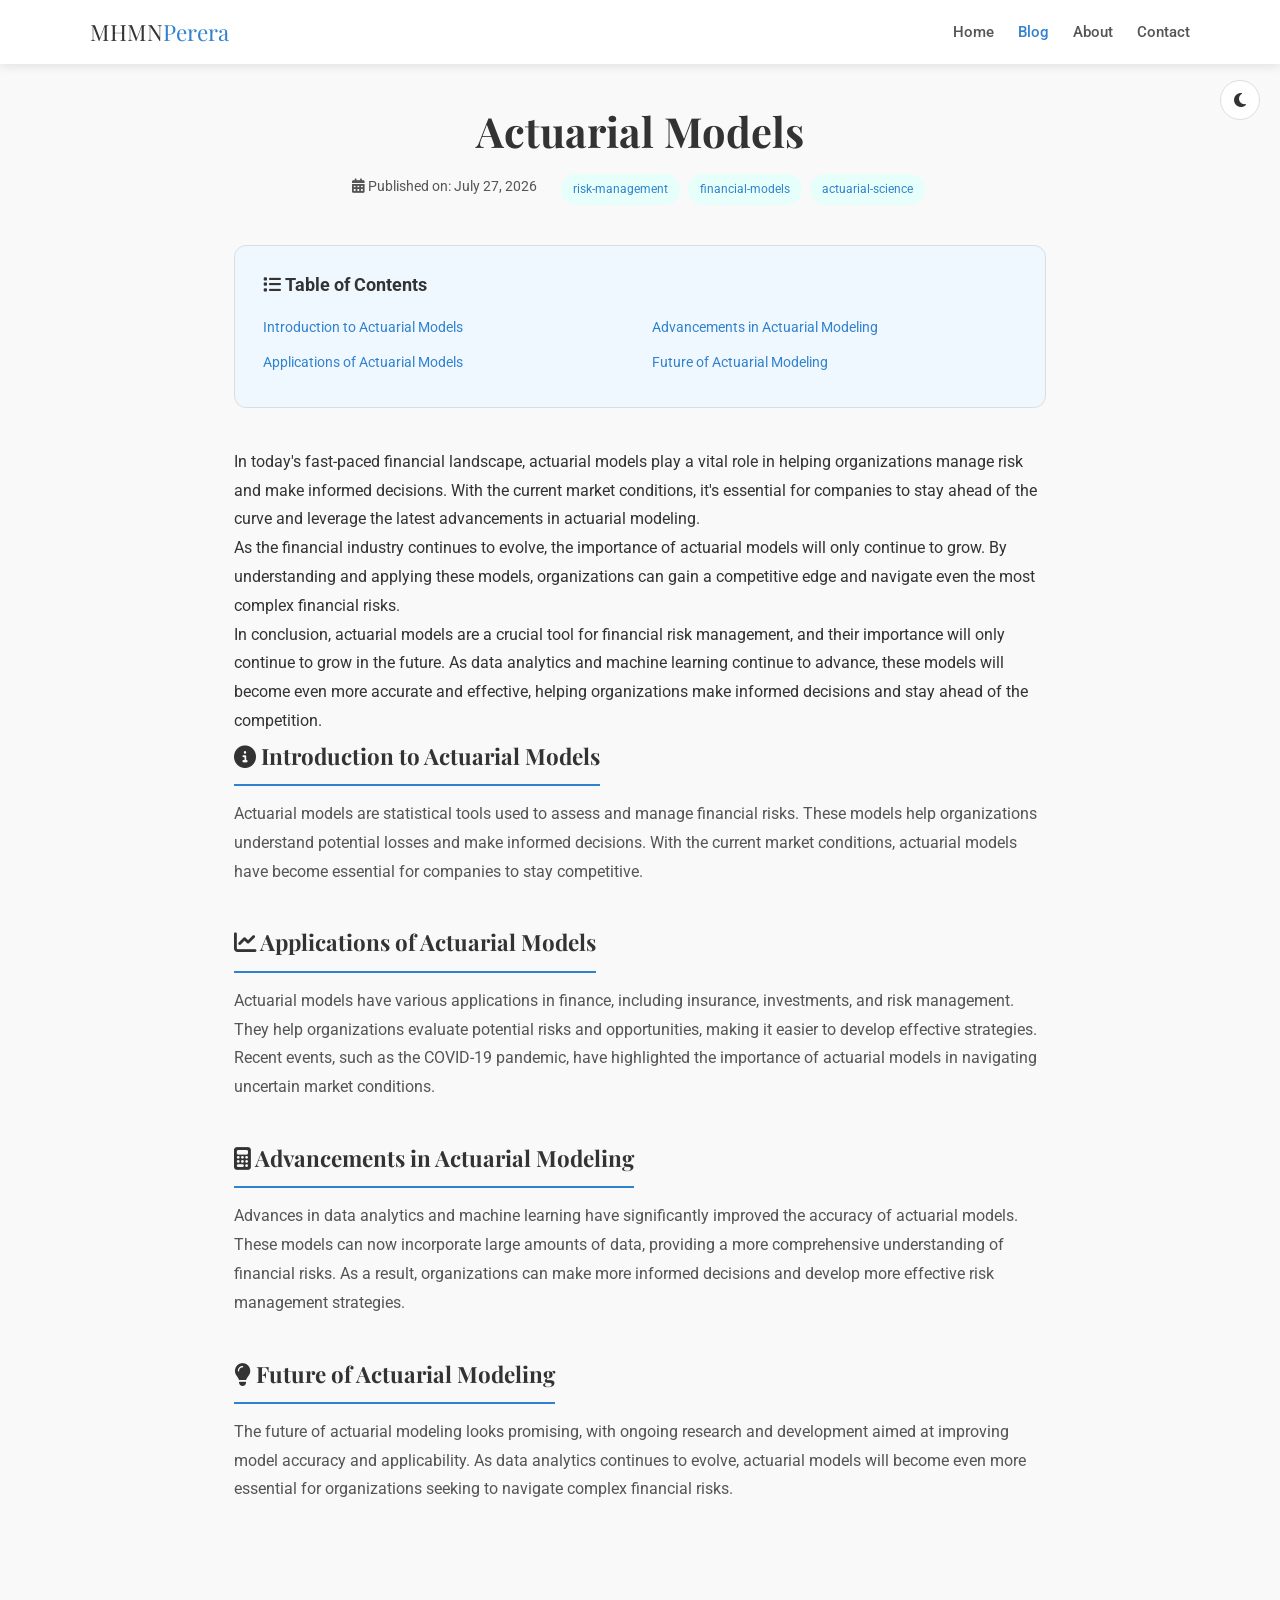
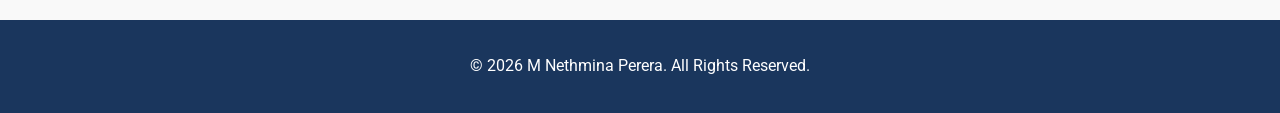
<file: blog/actuarial-models-in-financial-risk.html>
<!DOCTYPE html>
<html lang="en" class="light-mode">
<head>
<meta charset="UTF-8">
<meta name="viewport" content="width=device-width, initial-scale=1.0">
<title>Actuarial Models | My Portfolio</title>
<link rel="stylesheet" href="https://cdnjs.cloudflare.com/ajax/libs/font-awesome/6.4.0/css/all.min.css">
<link href="https://fonts.googleapis.com/css2?family=Playfair+Display:wght@400;700&family=Roboto:wght@300;400;500;700&display=swap" rel="stylesheet">
<style>
:root {
    --bg-primary: #1a202c; --bg-secondary: #2d3748; --text-primary: #e2e8f0;
    --text-secondary: #a0aec0; --accent-primary: #4299e1; --accent-secondary: #3182ce;
    --accent-highlight: #63b3ed; --border-color: #4a5568; --card-shadow: 0 2px 15px rgba(0,0,0,0.2);
    --header-bg: #2d3748; --header-shadow: 0 2px 10px rgba(0,0,0,0.3);
    --footer-bg: #1a202c; --footer-text: #e2e8f0; --toc-bg: #2d3748;
    --example-bg: #3a4a5e; --key-points-bg: #2c4a52; --table-header-bg: #3182ce;
    --table-header-text: #e2e8f0; --table-row-even: #3a4a5e; --table-row-hover: #2c4a52;
    --code-bg: #2d3748; --back-to-top-bg: #4299e1; --back-to-top-hover: #3182ce;
    --category-bg: #2c4a52; --category-text: #63b3ed; --comment-bg: #2d3748;
    --comment-border: #4a5568; --comment-highlight: #2c4a52; --button-primary: #4299e1;
    --button-hover: #3182ce; --button-text: #1a202c; --reference-bg: #2d3748;
    --reference-border: #4a5568;
}
.light-mode {
    --bg-primary: #f9f9f9; --bg-secondary: #ffffff; --text-primary: #333333;
    --text-secondary: #555555; --accent-primary: #3182ce; --accent-secondary: #4299e1;
    --accent-highlight: #63b3ed; --border-color: #dddddd; --card-shadow: 0 4px 6px rgba(0,0,0,0.1);
    --header-bg: #ffffff; --header-shadow: 0 2px 10px rgba(0,0,0,0.1);
    --footer-bg: #1a365d; --footer-text: #ffffff; --toc-bg: #f0f8ff;
    --example-bg: #f8f9fa; --key-points-bg: #e6fffa; --table-header-bg: #3182ce;
    --table-header-text: #ffffff; --table-row-even: #f2f2f2; --table-row-hover: #e6fffa;
    --code-bg: #f5f5f5; --back-to-top-bg: #4299e1; --back-to-top-hover: #3182ce;
    --category-bg: #e6fffa; --category-text: #3182ce; --comment-bg: #f8f9fa;
    --comment-border: #e2e8f0; --comment-highlight: #e6fffa; --button-primary: #4299e1;
    --button-hover: #3182ce; --button-text: #ffffff;
}
* { margin:0; padding:0; box-sizing:border-box; }
body { font-family:'Roboto',sans-serif; background:var(--bg-primary); color:var(--text-primary); line-height:1.8; }
a { color:var(--accent-primary); text-decoration:none; }
a:hover { color:var(--accent-highlight); }
.progress-container { position:fixed; top:0; left:0; width:100%; height:4px; z-index:1000; background:transparent; }
.progress-bar { height:100%; width:0%; background:linear-gradient(90deg,var(--accent-primary),var(--accent-highlight)); transition:width .2s; }
header { background:var(--header-bg); box-shadow:var(--header-shadow); position:sticky; top:0; z-index:100; padding:0 24px; }
nav { max-width:1100px; margin:0 auto; display:flex; justify-content:space-between; align-items:center; height:64px; }
.logo a { font-family:'Playfair Display',serif; font-size:1.4rem; color:var(--text-primary); }
.logo span { color:var(--accent-primary); }
nav ul { display:flex; list-style:none; gap:24px; }
nav ul li a { color:var(--text-secondary); font-weight:500; font-size:.92rem; transition:color .3s; }
nav ul li a:hover, nav ul li a.active { color:var(--accent-primary); }
.mobile-menu-toggle { display:none; background:none; border:none; color:var(--text-primary); font-size:1.4rem; cursor:pointer; }
.blog-content { max-width:860px; margin:0 auto; padding:40px 24px 80px; }
.article-header { text-align:center; margin-bottom:40px; }
.article-header h1 { font-family:'Playfair Display',serif; font-size:clamp(1.8rem,4vw,2.6rem); margin-bottom:16px; line-height:1.3; }
.post-meta { color:var(--text-secondary); font-size:.9rem; display:flex; justify-content:center; gap:20px; flex-wrap:wrap; }
.post-meta .categories a { display:inline-block; padding:4px 12px; border-radius:50px; background:var(--category-bg); color:var(--category-text); font-size:.78rem; margin:0 4px; }
.toc { background:var(--toc-bg); border-radius:12px; padding:24px 28px; margin-bottom:40px; border:1px solid var(--border-color); }
.toc h2 { font-size:1.1rem; margin-bottom:12px; }
.toc ul { list-style:none; padding-left:0; columns:2; column-gap:24px; }
.toc ul li { margin-bottom:6px; }
.toc ul li a { font-size:.9rem; }
section { margin-bottom:36px; }
section h2 { font-family:'Playfair Display',serif; font-size:1.4rem; margin-bottom:14px; padding-bottom:8px; border-bottom:2px solid var(--accent-primary); display:inline-block; }
section p { color:var(--text-secondary); margin-bottom:14px; }
.example { background:var(--example-bg); border-left:4px solid var(--accent-primary); padding:16px 20px; border-radius:0 8px 8px 0; margin:16px 0; }
.key-points { background:var(--key-points-bg); border-radius:8px; padding:16px 20px; margin:16px 0; }
.key-points ul { padding-left:20px; }
.key-points li { margin-bottom:4px; }
footer { background:var(--footer-bg); color:var(--footer-text); text-align:center; padding:32px 24px; }
.back-to-top { position:fixed; bottom:24px; right:24px; width:44px; height:44px; border-radius:50%; background:var(--back-to-top-bg); color:#fff; display:flex; align-items:center; justify-content:center; font-size:1.2rem; transition:all .3s; opacity:0; visibility:hidden; }
.back-to-top.visible { opacity:1; visibility:visible; }
.back-to-top:hover { background:var(--back-to-top-hover); transform:translateY(-3px); }
@media(max-width:768px) { .toc ul { columns:1; } nav ul { display:none; } .mobile-menu-toggle { display:block; } nav ul.active { display:flex; flex-direction:column; position:absolute; top:64px; left:0; width:100%; background:var(--header-bg); padding:20px 24px; gap:12px; } }
</style>
</head>
<body>
<div class="progress-container"><div class="progress-bar" id="progressBar"></div></div>

<header>
    <nav>
        <div class="logo"><a href="../index.html">MHMN<span>Perera</span></a></div>
        <button class="mobile-menu-toggle" id="mobileMenuToggle"><i class="fas fa-bars"></i></button>
        <ul id="navLinks">
            <li><a href="../index.html">Home</a></li>
            <li><a href="../blog.html" class="active">Blog</a></li>
            <li><a href="../index.html#about">About</a></li>
            <li><a href="../index.html#contact">Contact</a></li>
        </ul>
    </nav>
</header>

<main class="blog-content">
    <article>
        <div class="article-header">
            <h1>Actuarial Models</h1>
            <div class="post-meta">
                <span class="date"><i class="fas fa-calendar-alt"></i> Published on: <time datetime="2026-07-27">July 27, 2026</time></span>
                <span class="categories"><a href="#">risk-management</a><a href="#">financial-models</a><a href="#">actuarial-science</a></span>
            </div>
        </div>

        <div class="toc">
            <h2><i class="fas fa-list"></i> Table of Contents</h2>
            <ul><li><a href="#introduction-to-actuarial-models">Introduction to Actuarial Models</a></li><li><a href="#applications-of-actuarial-models">Applications of Actuarial Models</a></li><li><a href="#advancements-in-actuarial-modeling">Advancements in Actuarial Modeling</a></li><li><a href="#future-of-actuarial-modeling">Future of Actuarial Modeling</a></li></ul>
        </div>

        <p>In today's fast-paced financial landscape, actuarial models play a vital role in helping organizations manage risk and make informed decisions. With the current market conditions, it's essential for companies to stay ahead of the curve and leverage the latest advancements in actuarial modeling.</p><p>As the financial industry continues to evolve, the importance of actuarial models will only continue to grow. By understanding and applying these models, organizations can gain a competitive edge and navigate even the most complex financial risks.</p><p>In conclusion, actuarial models are a crucial tool for financial risk management, and their importance will only continue to grow in the future. As data analytics and machine learning continue to advance, these models will become even more accurate and effective, helping organizations make informed decisions and stay ahead of the competition.</p>

        
        <section id="introduction-to-actuarial-models">
            <h2><i class="fas fa-info-circle"></i> Introduction to Actuarial Models</h2>
            <p>Actuarial models are statistical tools used to assess and manage financial risks. These models help organizations understand potential losses and make informed decisions. With the current market conditions, actuarial models have become essential for companies to stay competitive.</p>
        </section>
        <section id="applications-of-actuarial-models">
            <h2><i class="fas fa-chart-line"></i> Applications of Actuarial Models</h2>
            <p>Actuarial models have various applications in finance, including insurance, investments, and risk management. They help organizations evaluate potential risks and opportunities, making it easier to develop effective strategies. Recent events, such as the COVID-19 pandemic, have highlighted the importance of actuarial models in navigating uncertain market conditions.</p>
        </section>
        <section id="advancements-in-actuarial-modeling">
            <h2><i class="fas fa-calculator"></i> Advancements in Actuarial Modeling</h2>
            <p>Advances in data analytics and machine learning have significantly improved the accuracy of actuarial models. These models can now incorporate large amounts of data, providing a more comprehensive understanding of financial risks. As a result, organizations can make more informed decisions and develop more effective risk management strategies.</p>
        </section>
        <section id="future-of-actuarial-modeling">
            <h2><i class="fas fa-lightbulb"></i> Future of Actuarial Modeling</h2>
            <p>The future of actuarial modeling looks promising, with ongoing research and development aimed at improving model accuracy and applicability. As data analytics continues to evolve, actuarial models will become even more essential for organizations seeking to navigate complex financial risks.</p>
        </section>

    </article>
</main>

<div class="theme-toggle" style="position:fixed;top:80px;right:20px;z-index:100;background:var(--bg-secondary);border:1px solid var(--border-color);border-radius:50%;width:40px;height:40px;display:flex;align-items:center;justify-content:center;cursor:pointer;" id="themeToggle">
    <i class="fas fa-moon"></i>
</div>

<a href="#" class="back-to-top" id="backToTop"><i class="fas fa-arrow-up"></i></a>

<footer><p>&copy; 2026 M Nethmina Perera. All Rights Reserved.</p></footer>

<script>
document.getElementById('mobileMenuToggle')?.addEventListener('click',()=>{document.getElementById('navLinks').classList.toggle('active');});
window.addEventListener('scroll',()=>{const b=document.getElementById('backToTop');if(b){b.classList.toggle('visible',window.scrollY>400);}});
document.getElementById('backToTop')?.addEventListener('click',e=>{e.preventDefault();window.scrollTo({top:0,behavior:'smooth'});});
const bar=document.getElementById('progressBar');if(bar){window.addEventListener('scroll',()=>{const h=document.documentElement;const p=(h.scrollTop/(h.scrollHeight-h.clientHeight))*100;bar.style.width=p+'%';});}
const toggle=document.getElementById('themeToggle');if(toggle){const html=document.documentElement;const icon=toggle.querySelector('i');if(localStorage.getItem('theme')==='light'){html.classList.add('light-mode');if(icon)icon.className='fas fa-sun';}toggle.addEventListener('click',()=>{html.classList.toggle('light-mode');const isLight=html.classList.contains('light-mode');localStorage.setItem('theme',isLight?'light':'dark');if(icon)icon.className=isLight?'fas fa-sun':'fas fa-moon';});}
</script>
</body>
</html>
</file>
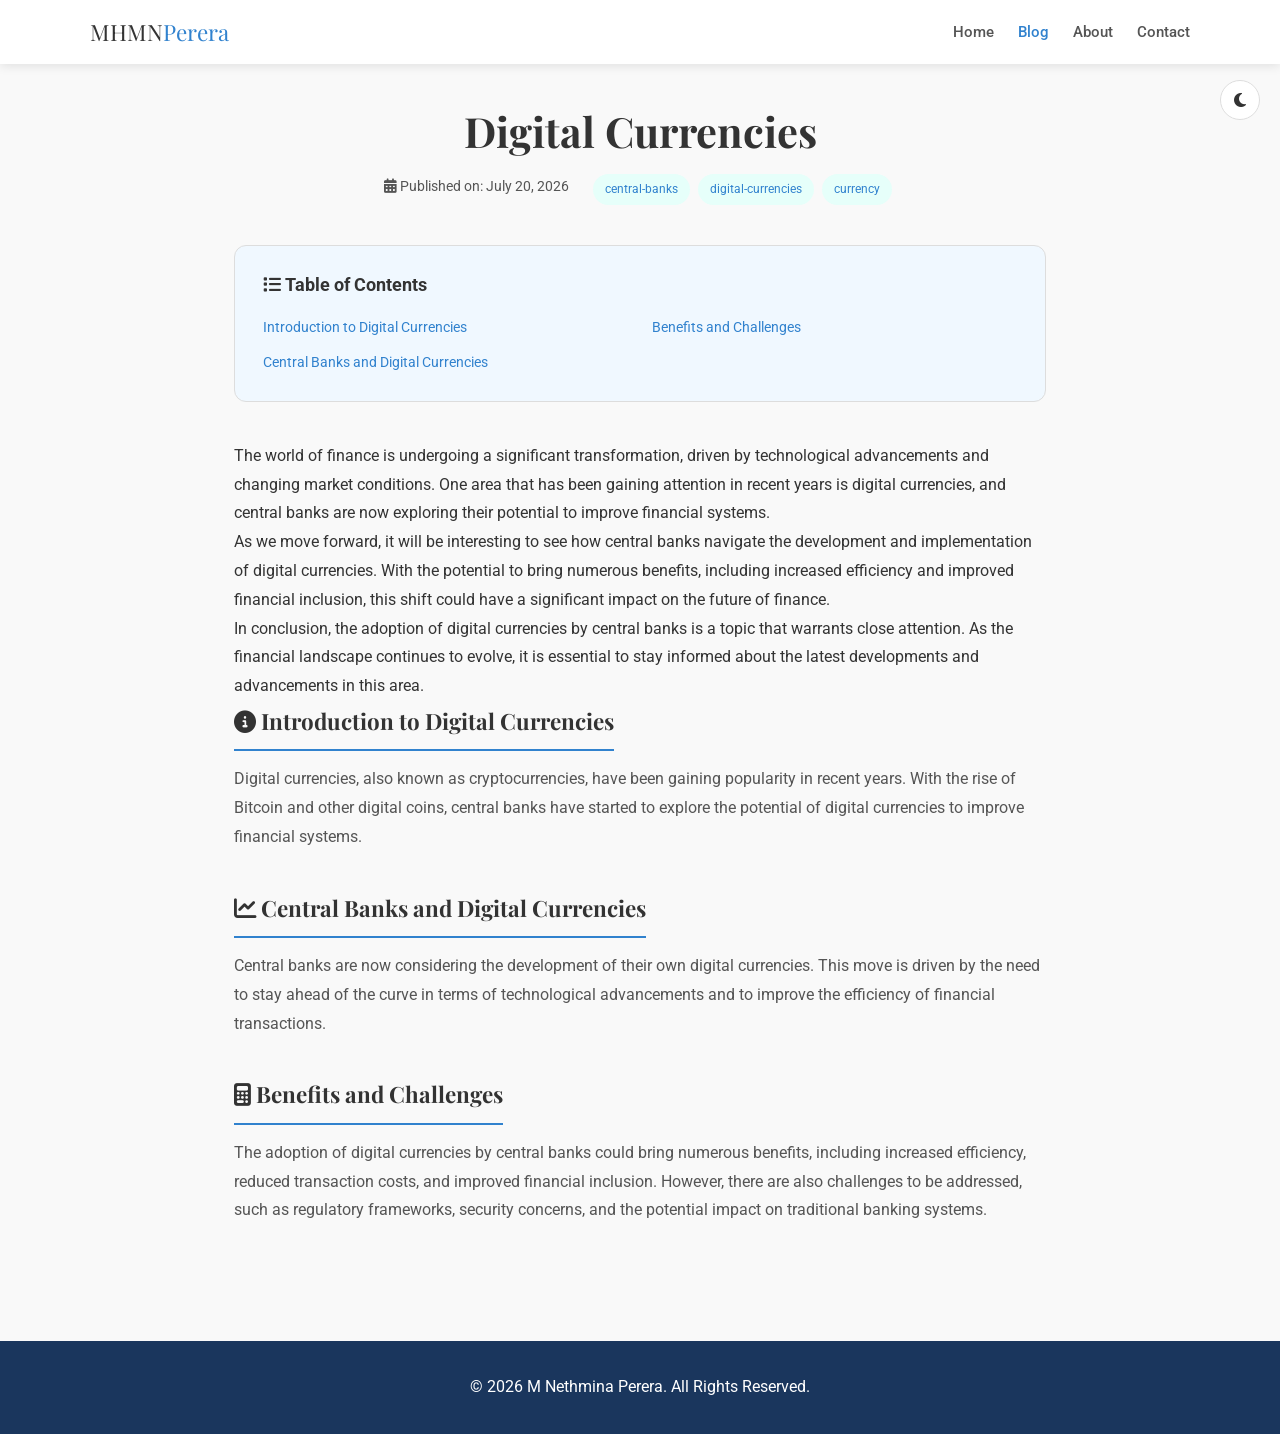
<file: blog/digital-currencies-and-central-banks.html>
<!DOCTYPE html>
<html lang="en" class="light-mode">
<head>
<meta charset="UTF-8">
<meta name="viewport" content="width=device-width, initial-scale=1.0">
<title>Digital Currencies | My Portfolio</title>
<link rel="stylesheet" href="https://cdnjs.cloudflare.com/ajax/libs/font-awesome/6.4.0/css/all.min.css">
<link href="https://fonts.googleapis.com/css2?family=Playfair+Display:wght@400;700&family=Roboto:wght@300;400;500;700&display=swap" rel="stylesheet">
<style>
:root {
    --bg-primary: #1a202c; --bg-secondary: #2d3748; --text-primary: #e2e8f0;
    --text-secondary: #a0aec0; --accent-primary: #4299e1; --accent-secondary: #3182ce;
    --accent-highlight: #63b3ed; --border-color: #4a5568; --card-shadow: 0 2px 15px rgba(0,0,0,0.2);
    --header-bg: #2d3748; --header-shadow: 0 2px 10px rgba(0,0,0,0.3);
    --footer-bg: #1a202c; --footer-text: #e2e8f0; --toc-bg: #2d3748;
    --example-bg: #3a4a5e; --key-points-bg: #2c4a52; --table-header-bg: #3182ce;
    --table-header-text: #e2e8f0; --table-row-even: #3a4a5e; --table-row-hover: #2c4a52;
    --code-bg: #2d3748; --back-to-top-bg: #4299e1; --back-to-top-hover: #3182ce;
    --category-bg: #2c4a52; --category-text: #63b3ed; --comment-bg: #2d3748;
    --comment-border: #4a5568; --comment-highlight: #2c4a52; --button-primary: #4299e1;
    --button-hover: #3182ce; --button-text: #1a202c; --reference-bg: #2d3748;
    --reference-border: #4a5568;
}
.light-mode {
    --bg-primary: #f9f9f9; --bg-secondary: #ffffff; --text-primary: #333333;
    --text-secondary: #555555; --accent-primary: #3182ce; --accent-secondary: #4299e1;
    --accent-highlight: #63b3ed; --border-color: #dddddd; --card-shadow: 0 4px 6px rgba(0,0,0,0.1);
    --header-bg: #ffffff; --header-shadow: 0 2px 10px rgba(0,0,0,0.1);
    --footer-bg: #1a365d; --footer-text: #ffffff; --toc-bg: #f0f8ff;
    --example-bg: #f8f9fa; --key-points-bg: #e6fffa; --table-header-bg: #3182ce;
    --table-header-text: #ffffff; --table-row-even: #f2f2f2; --table-row-hover: #e6fffa;
    --code-bg: #f5f5f5; --back-to-top-bg: #4299e1; --back-to-top-hover: #3182ce;
    --category-bg: #e6fffa; --category-text: #3182ce; --comment-bg: #f8f9fa;
    --comment-border: #e2e8f0; --comment-highlight: #e6fffa; --button-primary: #4299e1;
    --button-hover: #3182ce; --button-text: #ffffff;
}
* { margin:0; padding:0; box-sizing:border-box; }
body { font-family:'Roboto',sans-serif; background:var(--bg-primary); color:var(--text-primary); line-height:1.8; }
a { color:var(--accent-primary); text-decoration:none; }
a:hover { color:var(--accent-highlight); }
.progress-container { position:fixed; top:0; left:0; width:100%; height:4px; z-index:1000; background:transparent; }
.progress-bar { height:100%; width:0%; background:linear-gradient(90deg,var(--accent-primary),var(--accent-highlight)); transition:width .2s; }
header { background:var(--header-bg); box-shadow:var(--header-shadow); position:sticky; top:0; z-index:100; padding:0 24px; }
nav { max-width:1100px; margin:0 auto; display:flex; justify-content:space-between; align-items:center; height:64px; }
.logo a { font-family:'Playfair Display',serif; font-size:1.4rem; color:var(--text-primary); }
.logo span { color:var(--accent-primary); }
nav ul { display:flex; list-style:none; gap:24px; }
nav ul li a { color:var(--text-secondary); font-weight:500; font-size:.92rem; transition:color .3s; }
nav ul li a:hover, nav ul li a.active { color:var(--accent-primary); }
.mobile-menu-toggle { display:none; background:none; border:none; color:var(--text-primary); font-size:1.4rem; cursor:pointer; }
.blog-content { max-width:860px; margin:0 auto; padding:40px 24px 80px; }
.article-header { text-align:center; margin-bottom:40px; }
.article-header h1 { font-family:'Playfair Display',serif; font-size:clamp(1.8rem,4vw,2.6rem); margin-bottom:16px; line-height:1.3; }
.post-meta { color:var(--text-secondary); font-size:.9rem; display:flex; justify-content:center; gap:20px; flex-wrap:wrap; }
.post-meta .categories a { display:inline-block; padding:4px 12px; border-radius:50px; background:var(--category-bg); color:var(--category-text); font-size:.78rem; margin:0 4px; }
.toc { background:var(--toc-bg); border-radius:12px; padding:24px 28px; margin-bottom:40px; border:1px solid var(--border-color); }
.toc h2 { font-size:1.1rem; margin-bottom:12px; }
.toc ul { list-style:none; padding-left:0; columns:2; column-gap:24px; }
.toc ul li { margin-bottom:6px; }
.toc ul li a { font-size:.9rem; }
section { margin-bottom:36px; }
section h2 { font-family:'Playfair Display',serif; font-size:1.4rem; margin-bottom:14px; padding-bottom:8px; border-bottom:2px solid var(--accent-primary); display:inline-block; }
section p { color:var(--text-secondary); margin-bottom:14px; }
.example { background:var(--example-bg); border-left:4px solid var(--accent-primary); padding:16px 20px; border-radius:0 8px 8px 0; margin:16px 0; }
.key-points { background:var(--key-points-bg); border-radius:8px; padding:16px 20px; margin:16px 0; }
.key-points ul { padding-left:20px; }
.key-points li { margin-bottom:4px; }
footer { background:var(--footer-bg); color:var(--footer-text); text-align:center; padding:32px 24px; }
.back-to-top { position:fixed; bottom:24px; right:24px; width:44px; height:44px; border-radius:50%; background:var(--back-to-top-bg); color:#fff; display:flex; align-items:center; justify-content:center; font-size:1.2rem; transition:all .3s; opacity:0; visibility:hidden; }
.back-to-top.visible { opacity:1; visibility:visible; }
.back-to-top:hover { background:var(--back-to-top-hover); transform:translateY(-3px); }
@media(max-width:768px) { .toc ul { columns:1; } nav ul { display:none; } .mobile-menu-toggle { display:block; } nav ul.active { display:flex; flex-direction:column; position:absolute; top:64px; left:0; width:100%; background:var(--header-bg); padding:20px 24px; gap:12px; } }
</style>
</head>
<body>
<div class="progress-container"><div class="progress-bar" id="progressBar"></div></div>

<header>
    <nav>
        <div class="logo"><a href="../index.html">MHMN<span>Perera</span></a></div>
        <button class="mobile-menu-toggle" id="mobileMenuToggle"><i class="fas fa-bars"></i></button>
        <ul id="navLinks">
            <li><a href="../index.html">Home</a></li>
            <li><a href="../blog.html" class="active">Blog</a></li>
            <li><a href="../index.html#about">About</a></li>
            <li><a href="../index.html#contact">Contact</a></li>
        </ul>
    </nav>
</header>

<main class="blog-content">
    <article>
        <div class="article-header">
            <h1>Digital Currencies</h1>
            <div class="post-meta">
                <span class="date"><i class="fas fa-calendar-alt"></i> Published on: <time datetime="2026-07-20">July 20, 2026</time></span>
                <span class="categories"><a href="#">central-banks</a><a href="#">digital-currencies</a><a href="#">currency</a></span>
            </div>
        </div>

        <div class="toc">
            <h2><i class="fas fa-list"></i> Table of Contents</h2>
            <ul><li><a href="#introduction-to-digital-currencies">Introduction to Digital Currencies</a></li><li><a href="#central-banks-and-digital-currencies">Central Banks and Digital Currencies</a></li><li><a href="#benefits-and-challenges">Benefits and Challenges</a></li></ul>
        </div>

        <p>The world of finance is undergoing a significant transformation, driven by technological advancements and changing market conditions. One area that has been gaining attention in recent years is digital currencies, and central banks are now exploring their potential to improve financial systems.</p><p>As we move forward, it will be interesting to see how central banks navigate the development and implementation of digital currencies. With the potential to bring numerous benefits, including increased efficiency and improved financial inclusion, this shift could have a significant impact on the future of finance.</p><p>In conclusion, the adoption of digital currencies by central banks is a topic that warrants close attention. As the financial landscape continues to evolve, it is essential to stay informed about the latest developments and advancements in this area.</p>

        
        <section id="introduction-to-digital-currencies">
            <h2><i class="fas fa-info-circle"></i> Introduction to Digital Currencies</h2>
            <p>Digital currencies, also known as cryptocurrencies, have been gaining popularity in recent years. With the rise of Bitcoin and other digital coins, central banks have started to explore the potential of digital currencies to improve financial systems.</p>
        </section>
        <section id="central-banks-and-digital-currencies">
            <h2><i class="fas fa-chart-line"></i> Central Banks and Digital Currencies</h2>
            <p>Central banks are now considering the development of their own digital currencies. This move is driven by the need to stay ahead of the curve in terms of technological advancements and to improve the efficiency of financial transactions.</p>
        </section>
        <section id="benefits-and-challenges">
            <h2><i class="fas fa-calculator"></i> Benefits and Challenges</h2>
            <p>The adoption of digital currencies by central banks could bring numerous benefits, including increased efficiency, reduced transaction costs, and improved financial inclusion. However, there are also challenges to be addressed, such as regulatory frameworks, security concerns, and the potential impact on traditional banking systems.</p>
        </section>

    </article>
</main>

<div class="theme-toggle" style="position:fixed;top:80px;right:20px;z-index:100;background:var(--bg-secondary);border:1px solid var(--border-color);border-radius:50%;width:40px;height:40px;display:flex;align-items:center;justify-content:center;cursor:pointer;" id="themeToggle">
    <i class="fas fa-moon"></i>
</div>

<a href="#" class="back-to-top" id="backToTop"><i class="fas fa-arrow-up"></i></a>

<footer><p>&copy; 2026 M Nethmina Perera. All Rights Reserved.</p></footer>

<script>
document.getElementById('mobileMenuToggle')?.addEventListener('click',()=>{document.getElementById('navLinks').classList.toggle('active');});
window.addEventListener('scroll',()=>{const b=document.getElementById('backToTop');if(b){b.classList.toggle('visible',window.scrollY>400);}});
document.getElementById('backToTop')?.addEventListener('click',e=>{e.preventDefault();window.scrollTo({top:0,behavior:'smooth'});});
const bar=document.getElementById('progressBar');if(bar){window.addEventListener('scroll',()=>{const h=document.documentElement;const p=(h.scrollTop/(h.scrollHeight-h.clientHeight))*100;bar.style.width=p+'%';});}
const toggle=document.getElementById('themeToggle');if(toggle){const html=document.documentElement;const icon=toggle.querySelector('i');if(localStorage.getItem('theme')==='light'){html.classList.add('light-mode');if(icon)icon.className='fas fa-sun';}toggle.addEventListener('click',()=>{html.classList.toggle('light-mode');const isLight=html.classList.contains('light-mode');localStorage.setItem('theme',isLight?'light':'dark');if(icon)icon.className=isLight?'fas fa-sun':'fas fa-moon';});}
</script>
</body>
</html>
</file>
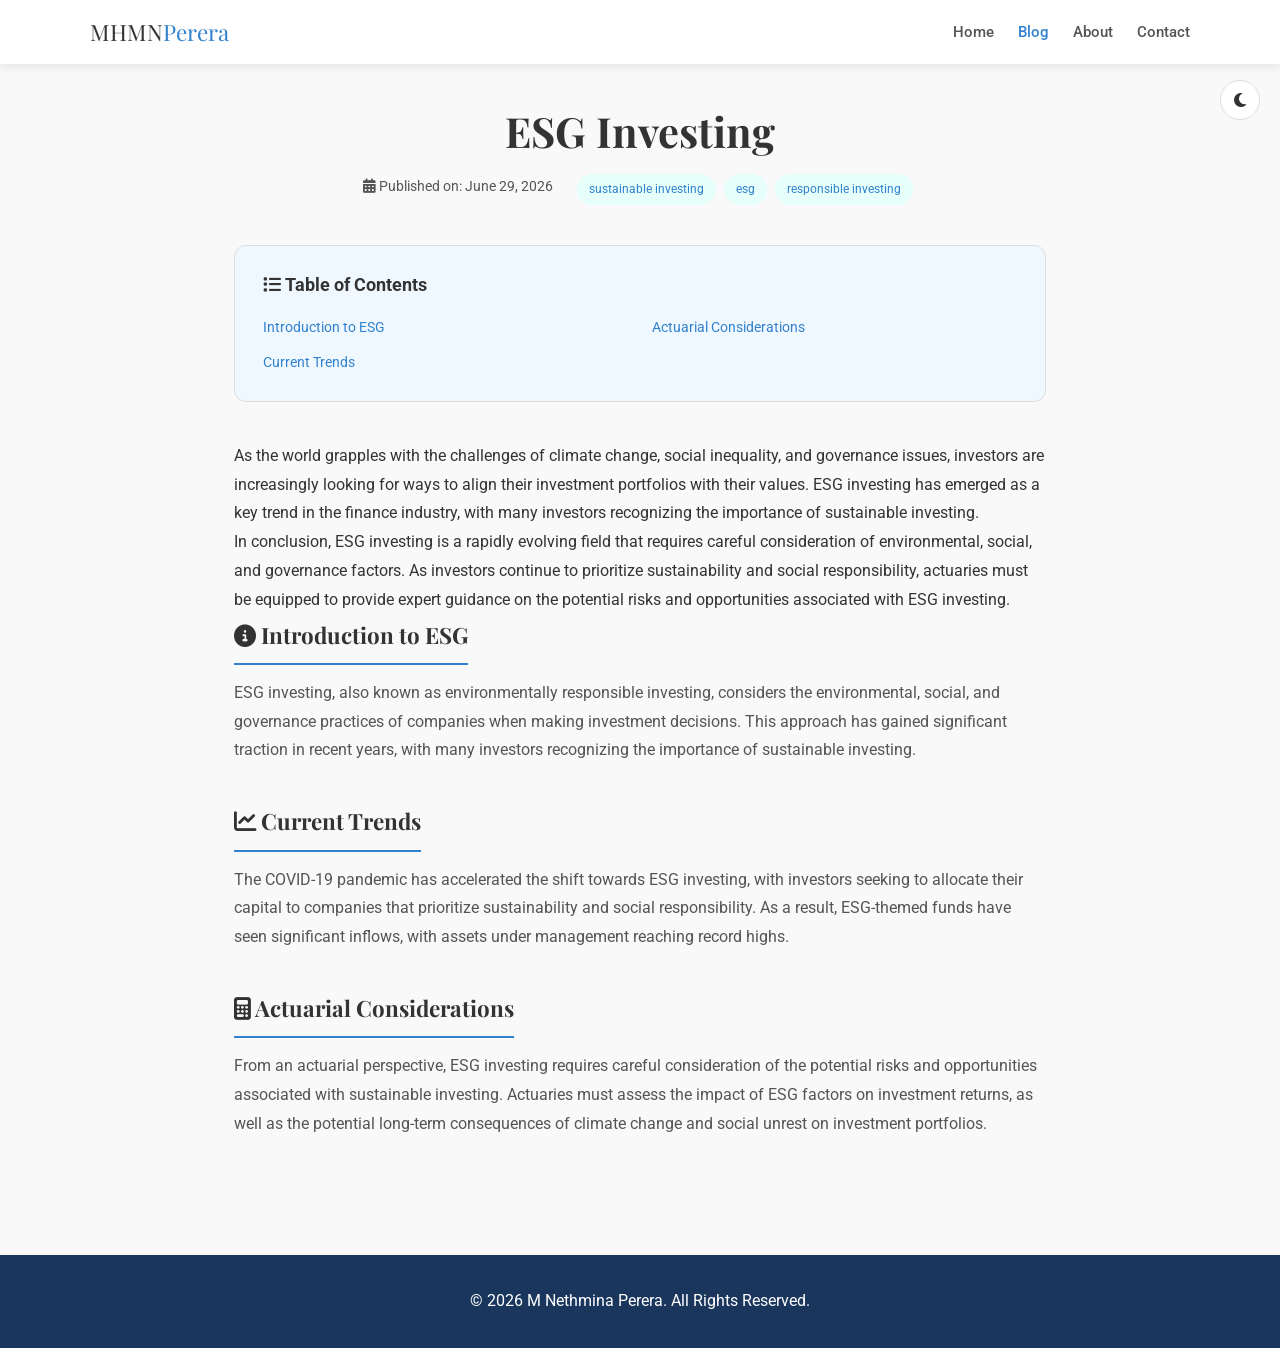
<file: blog/esg-investing-trends.html>
<!DOCTYPE html>
<html lang="en" class="light-mode">
<head>
<meta charset="UTF-8">
<meta name="viewport" content="width=device-width, initial-scale=1.0">
<title>ESG Investing | My Portfolio</title>
<link rel="stylesheet" href="https://cdnjs.cloudflare.com/ajax/libs/font-awesome/6.4.0/css/all.min.css">
<link href="https://fonts.googleapis.com/css2?family=Playfair+Display:wght@400;700&family=Roboto:wght@300;400;500;700&display=swap" rel="stylesheet">
<style>
:root {
    --bg-primary: #1a202c; --bg-secondary: #2d3748; --text-primary: #e2e8f0;
    --text-secondary: #a0aec0; --accent-primary: #4299e1; --accent-secondary: #3182ce;
    --accent-highlight: #63b3ed; --border-color: #4a5568; --card-shadow: 0 2px 15px rgba(0,0,0,0.2);
    --header-bg: #2d3748; --header-shadow: 0 2px 10px rgba(0,0,0,0.3);
    --footer-bg: #1a202c; --footer-text: #e2e8f0; --toc-bg: #2d3748;
    --example-bg: #3a4a5e; --key-points-bg: #2c4a52; --table-header-bg: #3182ce;
    --table-header-text: #e2e8f0; --table-row-even: #3a4a5e; --table-row-hover: #2c4a52;
    --code-bg: #2d3748; --back-to-top-bg: #4299e1; --back-to-top-hover: #3182ce;
    --category-bg: #2c4a52; --category-text: #63b3ed; --comment-bg: #2d3748;
    --comment-border: #4a5568; --comment-highlight: #2c4a52; --button-primary: #4299e1;
    --button-hover: #3182ce; --button-text: #1a202c; --reference-bg: #2d3748;
    --reference-border: #4a5568;
}
.light-mode {
    --bg-primary: #f9f9f9; --bg-secondary: #ffffff; --text-primary: #333333;
    --text-secondary: #555555; --accent-primary: #3182ce; --accent-secondary: #4299e1;
    --accent-highlight: #63b3ed; --border-color: #dddddd; --card-shadow: 0 4px 6px rgba(0,0,0,0.1);
    --header-bg: #ffffff; --header-shadow: 0 2px 10px rgba(0,0,0,0.1);
    --footer-bg: #1a365d; --footer-text: #ffffff; --toc-bg: #f0f8ff;
    --example-bg: #f8f9fa; --key-points-bg: #e6fffa; --table-header-bg: #3182ce;
    --table-header-text: #ffffff; --table-row-even: #f2f2f2; --table-row-hover: #e6fffa;
    --code-bg: #f5f5f5; --back-to-top-bg: #4299e1; --back-to-top-hover: #3182ce;
    --category-bg: #e6fffa; --category-text: #3182ce; --comment-bg: #f8f9fa;
    --comment-border: #e2e8f0; --comment-highlight: #e6fffa; --button-primary: #4299e1;
    --button-hover: #3182ce; --button-text: #ffffff;
}
* { margin:0; padding:0; box-sizing:border-box; }
body { font-family:'Roboto',sans-serif; background:var(--bg-primary); color:var(--text-primary); line-height:1.8; }
a { color:var(--accent-primary); text-decoration:none; }
a:hover { color:var(--accent-highlight); }
.progress-container { position:fixed; top:0; left:0; width:100%; height:4px; z-index:1000; background:transparent; }
.progress-bar { height:100%; width:0%; background:linear-gradient(90deg,var(--accent-primary),var(--accent-highlight)); transition:width .2s; }
header { background:var(--header-bg); box-shadow:var(--header-shadow); position:sticky; top:0; z-index:100; padding:0 24px; }
nav { max-width:1100px; margin:0 auto; display:flex; justify-content:space-between; align-items:center; height:64px; }
.logo a { font-family:'Playfair Display',serif; font-size:1.4rem; color:var(--text-primary); }
.logo span { color:var(--accent-primary); }
nav ul { display:flex; list-style:none; gap:24px; }
nav ul li a { color:var(--text-secondary); font-weight:500; font-size:.92rem; transition:color .3s; }
nav ul li a:hover, nav ul li a.active { color:var(--accent-primary); }
.mobile-menu-toggle { display:none; background:none; border:none; color:var(--text-primary); font-size:1.4rem; cursor:pointer; }
.blog-content { max-width:860px; margin:0 auto; padding:40px 24px 80px; }
.article-header { text-align:center; margin-bottom:40px; }
.article-header h1 { font-family:'Playfair Display',serif; font-size:clamp(1.8rem,4vw,2.6rem); margin-bottom:16px; line-height:1.3; }
.post-meta { color:var(--text-secondary); font-size:.9rem; display:flex; justify-content:center; gap:20px; flex-wrap:wrap; }
.post-meta .categories a { display:inline-block; padding:4px 12px; border-radius:50px; background:var(--category-bg); color:var(--category-text); font-size:.78rem; margin:0 4px; }
.toc { background:var(--toc-bg); border-radius:12px; padding:24px 28px; margin-bottom:40px; border:1px solid var(--border-color); }
.toc h2 { font-size:1.1rem; margin-bottom:12px; }
.toc ul { list-style:none; padding-left:0; columns:2; column-gap:24px; }
.toc ul li { margin-bottom:6px; }
.toc ul li a { font-size:.9rem; }
section { margin-bottom:36px; }
section h2 { font-family:'Playfair Display',serif; font-size:1.4rem; margin-bottom:14px; padding-bottom:8px; border-bottom:2px solid var(--accent-primary); display:inline-block; }
section p { color:var(--text-secondary); margin-bottom:14px; }
.example { background:var(--example-bg); border-left:4px solid var(--accent-primary); padding:16px 20px; border-radius:0 8px 8px 0; margin:16px 0; }
.key-points { background:var(--key-points-bg); border-radius:8px; padding:16px 20px; margin:16px 0; }
.key-points ul { padding-left:20px; }
.key-points li { margin-bottom:4px; }
footer { background:var(--footer-bg); color:var(--footer-text); text-align:center; padding:32px 24px; }
.back-to-top { position:fixed; bottom:24px; right:24px; width:44px; height:44px; border-radius:50%; background:var(--back-to-top-bg); color:#fff; display:flex; align-items:center; justify-content:center; font-size:1.2rem; transition:all .3s; opacity:0; visibility:hidden; }
.back-to-top.visible { opacity:1; visibility:visible; }
.back-to-top:hover { background:var(--back-to-top-hover); transform:translateY(-3px); }
@media(max-width:768px) { .toc ul { columns:1; } nav ul { display:none; } .mobile-menu-toggle { display:block; } nav ul.active { display:flex; flex-direction:column; position:absolute; top:64px; left:0; width:100%; background:var(--header-bg); padding:20px 24px; gap:12px; } }
</style>
</head>
<body>
<div class="progress-container"><div class="progress-bar" id="progressBar"></div></div>

<header>
    <nav>
        <div class="logo"><a href="../index.html">MHMN<span>Perera</span></a></div>
        <button class="mobile-menu-toggle" id="mobileMenuToggle"><i class="fas fa-bars"></i></button>
        <ul id="navLinks">
            <li><a href="../index.html">Home</a></li>
            <li><a href="../blog.html" class="active">Blog</a></li>
            <li><a href="../index.html#about">About</a></li>
            <li><a href="../index.html#contact">Contact</a></li>
        </ul>
    </nav>
</header>

<main class="blog-content">
    <article>
        <div class="article-header">
            <h1>ESG Investing</h1>
            <div class="post-meta">
                <span class="date"><i class="fas fa-calendar-alt"></i> Published on: <time datetime="2026-06-29">June 29, 2026</time></span>
                <span class="categories"><a href="#">sustainable investing</a><a href="#">esg</a><a href="#">responsible investing</a></span>
            </div>
        </div>

        <div class="toc">
            <h2><i class="fas fa-list"></i> Table of Contents</h2>
            <ul><li><a href="#introduction-to-esg">Introduction to ESG</a></li><li><a href="#current-trends">Current Trends</a></li><li><a href="#actuarial-considerations">Actuarial Considerations</a></li></ul>
        </div>

        <p>As the world grapples with the challenges of climate change, social inequality, and governance issues, investors are increasingly looking for ways to align their investment portfolios with their values. ESG investing has emerged as a key trend in the finance industry, with many investors recognizing the importance of sustainable investing.</p><p>In conclusion, ESG investing is a rapidly evolving field that requires careful consideration of environmental, social, and governance factors. As investors continue to prioritize sustainability and social responsibility, actuaries must be equipped to provide expert guidance on the potential risks and opportunities associated with ESG investing.</p>

        
        <section id="introduction-to-esg">
            <h2><i class="fas fa-info-circle"></i> Introduction to ESG</h2>
            <p>ESG investing, also known as environmentally responsible investing, considers the environmental, social, and governance practices of companies when making investment decisions. This approach has gained significant traction in recent years, with many investors recognizing the importance of sustainable investing.</p>
        </section>
        <section id="current-trends">
            <h2><i class="fas fa-chart-line"></i> Current Trends</h2>
            <p>The COVID-19 pandemic has accelerated the shift towards ESG investing, with investors seeking to allocate their capital to companies that prioritize sustainability and social responsibility. As a result, ESG-themed funds have seen significant inflows, with assets under management reaching record highs.</p>
        </section>
        <section id="actuarial-considerations">
            <h2><i class="fas fa-calculator"></i> Actuarial Considerations</h2>
            <p>From an actuarial perspective, ESG investing requires careful consideration of the potential risks and opportunities associated with sustainable investing. Actuaries must assess the impact of ESG factors on investment returns, as well as the potential long-term consequences of climate change and social unrest on investment portfolios.</p>
        </section>

    </article>
</main>

<div class="theme-toggle" style="position:fixed;top:80px;right:20px;z-index:100;background:var(--bg-secondary);border:1px solid var(--border-color);border-radius:50%;width:40px;height:40px;display:flex;align-items:center;justify-content:center;cursor:pointer;" id="themeToggle">
    <i class="fas fa-moon"></i>
</div>

<a href="#" class="back-to-top" id="backToTop"><i class="fas fa-arrow-up"></i></a>

<footer><p>&copy; 2026 M Nethmina Perera. All Rights Reserved.</p></footer>

<script>
document.getElementById('mobileMenuToggle')?.addEventListener('click',()=>{document.getElementById('navLinks').classList.toggle('active');});
window.addEventListener('scroll',()=>{const b=document.getElementById('backToTop');if(b){b.classList.toggle('visible',window.scrollY>400);}});
document.getElementById('backToTop')?.addEventListener('click',e=>{e.preventDefault();window.scrollTo({top:0,behavior:'smooth'});});
const bar=document.getElementById('progressBar');if(bar){window.addEventListener('scroll',()=>{const h=document.documentElement;const p=(h.scrollTop/(h.scrollHeight-h.clientHeight))*100;bar.style.width=p+'%';});}
const toggle=document.getElementById('themeToggle');if(toggle){const html=document.documentElement;const icon=toggle.querySelector('i');if(localStorage.getItem('theme')==='light'){html.classList.add('light-mode');if(icon)icon.className='fas fa-sun';}toggle.addEventListener('click',()=>{html.classList.toggle('light-mode');const isLight=html.classList.contains('light-mode');localStorage.setItem('theme',isLight?'light':'dark');if(icon)icon.className=isLight?'fas fa-sun':'fas fa-moon';});}
</script>
</body>
</html>
</file>
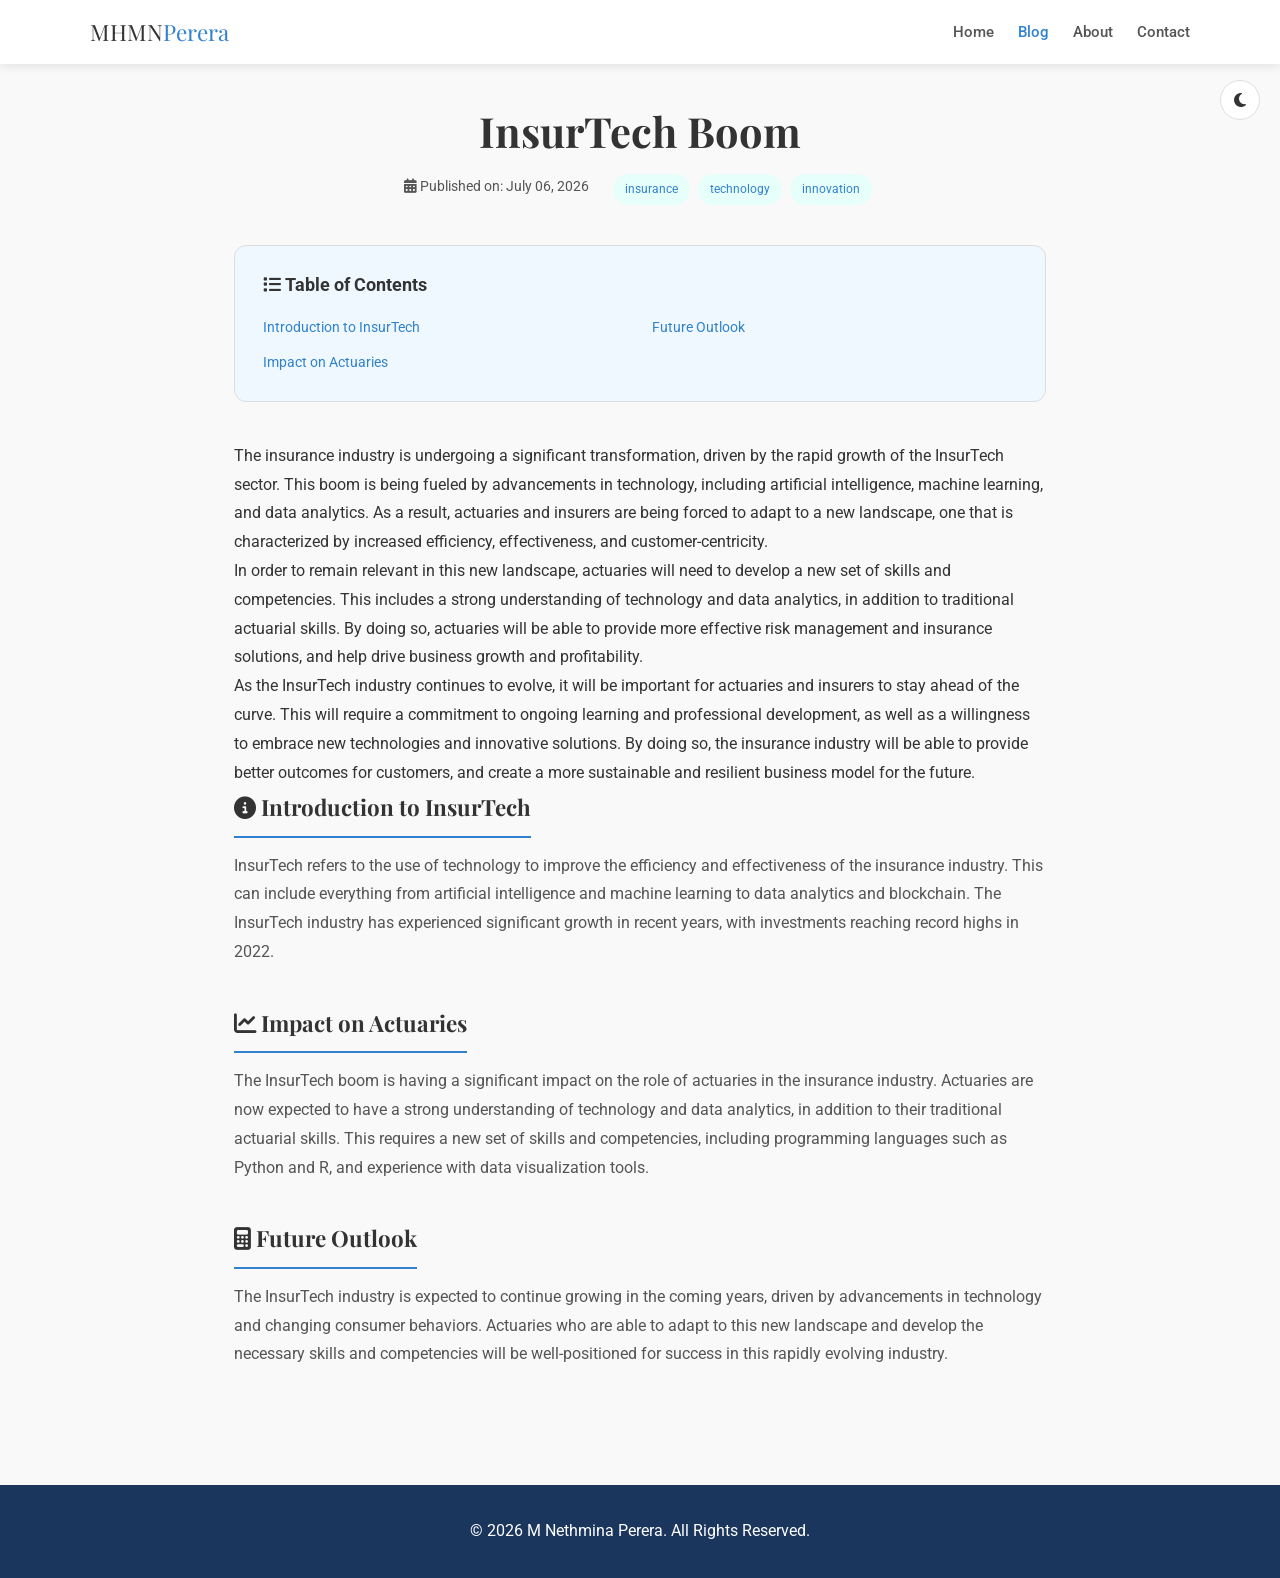
<file: blog/insurtech-boom.html>
<!DOCTYPE html>
<html lang="en" class="light-mode">
<head>
<meta charset="UTF-8">
<meta name="viewport" content="width=device-width, initial-scale=1.0">
<title>InsurTech Boom | My Portfolio</title>
<link rel="stylesheet" href="https://cdnjs.cloudflare.com/ajax/libs/font-awesome/6.4.0/css/all.min.css">
<link href="https://fonts.googleapis.com/css2?family=Playfair+Display:wght@400;700&family=Roboto:wght@300;400;500;700&display=swap" rel="stylesheet">
<style>
:root {
    --bg-primary: #1a202c; --bg-secondary: #2d3748; --text-primary: #e2e8f0;
    --text-secondary: #a0aec0; --accent-primary: #4299e1; --accent-secondary: #3182ce;
    --accent-highlight: #63b3ed; --border-color: #4a5568; --card-shadow: 0 2px 15px rgba(0,0,0,0.2);
    --header-bg: #2d3748; --header-shadow: 0 2px 10px rgba(0,0,0,0.3);
    --footer-bg: #1a202c; --footer-text: #e2e8f0; --toc-bg: #2d3748;
    --example-bg: #3a4a5e; --key-points-bg: #2c4a52; --table-header-bg: #3182ce;
    --table-header-text: #e2e8f0; --table-row-even: #3a4a5e; --table-row-hover: #2c4a52;
    --code-bg: #2d3748; --back-to-top-bg: #4299e1; --back-to-top-hover: #3182ce;
    --category-bg: #2c4a52; --category-text: #63b3ed; --comment-bg: #2d3748;
    --comment-border: #4a5568; --comment-highlight: #2c4a52; --button-primary: #4299e1;
    --button-hover: #3182ce; --button-text: #1a202c; --reference-bg: #2d3748;
    --reference-border: #4a5568;
}
.light-mode {
    --bg-primary: #f9f9f9; --bg-secondary: #ffffff; --text-primary: #333333;
    --text-secondary: #555555; --accent-primary: #3182ce; --accent-secondary: #4299e1;
    --accent-highlight: #63b3ed; --border-color: #dddddd; --card-shadow: 0 4px 6px rgba(0,0,0,0.1);
    --header-bg: #ffffff; --header-shadow: 0 2px 10px rgba(0,0,0,0.1);
    --footer-bg: #1a365d; --footer-text: #ffffff; --toc-bg: #f0f8ff;
    --example-bg: #f8f9fa; --key-points-bg: #e6fffa; --table-header-bg: #3182ce;
    --table-header-text: #ffffff; --table-row-even: #f2f2f2; --table-row-hover: #e6fffa;
    --code-bg: #f5f5f5; --back-to-top-bg: #4299e1; --back-to-top-hover: #3182ce;
    --category-bg: #e6fffa; --category-text: #3182ce; --comment-bg: #f8f9fa;
    --comment-border: #e2e8f0; --comment-highlight: #e6fffa; --button-primary: #4299e1;
    --button-hover: #3182ce; --button-text: #ffffff;
}
* { margin:0; padding:0; box-sizing:border-box; }
body { font-family:'Roboto',sans-serif; background:var(--bg-primary); color:var(--text-primary); line-height:1.8; }
a { color:var(--accent-primary); text-decoration:none; }
a:hover { color:var(--accent-highlight); }
.progress-container { position:fixed; top:0; left:0; width:100%; height:4px; z-index:1000; background:transparent; }
.progress-bar { height:100%; width:0%; background:linear-gradient(90deg,var(--accent-primary),var(--accent-highlight)); transition:width .2s; }
header { background:var(--header-bg); box-shadow:var(--header-shadow); position:sticky; top:0; z-index:100; padding:0 24px; }
nav { max-width:1100px; margin:0 auto; display:flex; justify-content:space-between; align-items:center; height:64px; }
.logo a { font-family:'Playfair Display',serif; font-size:1.4rem; color:var(--text-primary); }
.logo span { color:var(--accent-primary); }
nav ul { display:flex; list-style:none; gap:24px; }
nav ul li a { color:var(--text-secondary); font-weight:500; font-size:.92rem; transition:color .3s; }
nav ul li a:hover, nav ul li a.active { color:var(--accent-primary); }
.mobile-menu-toggle { display:none; background:none; border:none; color:var(--text-primary); font-size:1.4rem; cursor:pointer; }
.blog-content { max-width:860px; margin:0 auto; padding:40px 24px 80px; }
.article-header { text-align:center; margin-bottom:40px; }
.article-header h1 { font-family:'Playfair Display',serif; font-size:clamp(1.8rem,4vw,2.6rem); margin-bottom:16px; line-height:1.3; }
.post-meta { color:var(--text-secondary); font-size:.9rem; display:flex; justify-content:center; gap:20px; flex-wrap:wrap; }
.post-meta .categories a { display:inline-block; padding:4px 12px; border-radius:50px; background:var(--category-bg); color:var(--category-text); font-size:.78rem; margin:0 4px; }
.toc { background:var(--toc-bg); border-radius:12px; padding:24px 28px; margin-bottom:40px; border:1px solid var(--border-color); }
.toc h2 { font-size:1.1rem; margin-bottom:12px; }
.toc ul { list-style:none; padding-left:0; columns:2; column-gap:24px; }
.toc ul li { margin-bottom:6px; }
.toc ul li a { font-size:.9rem; }
section { margin-bottom:36px; }
section h2 { font-family:'Playfair Display',serif; font-size:1.4rem; margin-bottom:14px; padding-bottom:8px; border-bottom:2px solid var(--accent-primary); display:inline-block; }
section p { color:var(--text-secondary); margin-bottom:14px; }
.example { background:var(--example-bg); border-left:4px solid var(--accent-primary); padding:16px 20px; border-radius:0 8px 8px 0; margin:16px 0; }
.key-points { background:var(--key-points-bg); border-radius:8px; padding:16px 20px; margin:16px 0; }
.key-points ul { padding-left:20px; }
.key-points li { margin-bottom:4px; }
footer { background:var(--footer-bg); color:var(--footer-text); text-align:center; padding:32px 24px; }
.back-to-top { position:fixed; bottom:24px; right:24px; width:44px; height:44px; border-radius:50%; background:var(--back-to-top-bg); color:#fff; display:flex; align-items:center; justify-content:center; font-size:1.2rem; transition:all .3s; opacity:0; visibility:hidden; }
.back-to-top.visible { opacity:1; visibility:visible; }
.back-to-top:hover { background:var(--back-to-top-hover); transform:translateY(-3px); }
@media(max-width:768px) { .toc ul { columns:1; } nav ul { display:none; } .mobile-menu-toggle { display:block; } nav ul.active { display:flex; flex-direction:column; position:absolute; top:64px; left:0; width:100%; background:var(--header-bg); padding:20px 24px; gap:12px; } }
</style>
</head>
<body>
<div class="progress-container"><div class="progress-bar" id="progressBar"></div></div>

<header>
    <nav>
        <div class="logo"><a href="../index.html">MHMN<span>Perera</span></a></div>
        <button class="mobile-menu-toggle" id="mobileMenuToggle"><i class="fas fa-bars"></i></button>
        <ul id="navLinks">
            <li><a href="../index.html">Home</a></li>
            <li><a href="../blog.html" class="active">Blog</a></li>
            <li><a href="../index.html#about">About</a></li>
            <li><a href="../index.html#contact">Contact</a></li>
        </ul>
    </nav>
</header>

<main class="blog-content">
    <article>
        <div class="article-header">
            <h1>InsurTech Boom</h1>
            <div class="post-meta">
                <span class="date"><i class="fas fa-calendar-alt"></i> Published on: <time datetime="2026-07-06">July 06, 2026</time></span>
                <span class="categories"><a href="#">insurance</a><a href="#">technology</a><a href="#">innovation</a></span>
            </div>
        </div>

        <div class="toc">
            <h2><i class="fas fa-list"></i> Table of Contents</h2>
            <ul><li><a href="#introduction-to-insurtech">Introduction to InsurTech</a></li><li><a href="#impact-on-actuaries">Impact on Actuaries</a></li><li><a href="#future-outlook">Future Outlook</a></li></ul>
        </div>

        <p>The insurance industry is undergoing a significant transformation, driven by the rapid growth of the InsurTech sector. This boom is being fueled by advancements in technology, including artificial intelligence, machine learning, and data analytics. As a result, actuaries and insurers are being forced to adapt to a new landscape, one that is characterized by increased efficiency, effectiveness, and customer-centricity.</p><p>In order to remain relevant in this new landscape, actuaries will need to develop a new set of skills and competencies. This includes a strong understanding of technology and data analytics, in addition to traditional actuarial skills. By doing so, actuaries will be able to provide more effective risk management and insurance solutions, and help drive business growth and profitability.</p><p>As the InsurTech industry continues to evolve, it will be important for actuaries and insurers to stay ahead of the curve. This will require a commitment to ongoing learning and professional development, as well as a willingness to embrace new technologies and innovative solutions. By doing so, the insurance industry will be able to provide better outcomes for customers, and create a more sustainable and resilient business model for the future.</p>

        
        <section id="introduction-to-insurtech">
            <h2><i class="fas fa-info-circle"></i> Introduction to InsurTech</h2>
            <p>InsurTech refers to the use of technology to improve the efficiency and effectiveness of the insurance industry. This can include everything from artificial intelligence and machine learning to data analytics and blockchain. The InsurTech industry has experienced significant growth in recent years, with investments reaching record highs in 2022.</p>
        </section>
        <section id="impact-on-actuaries">
            <h2><i class="fas fa-chart-line"></i> Impact on Actuaries</h2>
            <p>The InsurTech boom is having a significant impact on the role of actuaries in the insurance industry. Actuaries are now expected to have a strong understanding of technology and data analytics, in addition to their traditional actuarial skills. This requires a new set of skills and competencies, including programming languages such as Python and R, and experience with data visualization tools.</p>
        </section>
        <section id="future-outlook">
            <h2><i class="fas fa-calculator"></i> Future Outlook</h2>
            <p>The InsurTech industry is expected to continue growing in the coming years, driven by advancements in technology and changing consumer behaviors. Actuaries who are able to adapt to this new landscape and develop the necessary skills and competencies will be well-positioned for success in this rapidly evolving industry.</p>
        </section>

    </article>
</main>

<div class="theme-toggle" style="position:fixed;top:80px;right:20px;z-index:100;background:var(--bg-secondary);border:1px solid var(--border-color);border-radius:50%;width:40px;height:40px;display:flex;align-items:center;justify-content:center;cursor:pointer;" id="themeToggle">
    <i class="fas fa-moon"></i>
</div>

<a href="#" class="back-to-top" id="backToTop"><i class="fas fa-arrow-up"></i></a>

<footer><p>&copy; 2026 M Nethmina Perera. All Rights Reserved.</p></footer>

<script>
document.getElementById('mobileMenuToggle')?.addEventListener('click',()=>{document.getElementById('navLinks').classList.toggle('active');});
window.addEventListener('scroll',()=>{const b=document.getElementById('backToTop');if(b){b.classList.toggle('visible',window.scrollY>400);}});
document.getElementById('backToTop')?.addEventListener('click',e=>{e.preventDefault();window.scrollTo({top:0,behavior:'smooth'});});
const bar=document.getElementById('progressBar');if(bar){window.addEventListener('scroll',()=>{const h=document.documentElement;const p=(h.scrollTop/(h.scrollHeight-h.clientHeight))*100;bar.style.width=p+'%';});}
const toggle=document.getElementById('themeToggle');if(toggle){const html=document.documentElement;const icon=toggle.querySelector('i');if(localStorage.getItem('theme')==='light'){html.classList.add('light-mode');if(icon)icon.className='fas fa-sun';}toggle.addEventListener('click',()=>{html.classList.toggle('light-mode');const isLight=html.classList.contains('light-mode');localStorage.setItem('theme',isLight?'light':'dark');if(icon)icon.className=isLight?'fas fa-sun':'fas fa-moon';});}
</script>
</body>
</html>
</file>
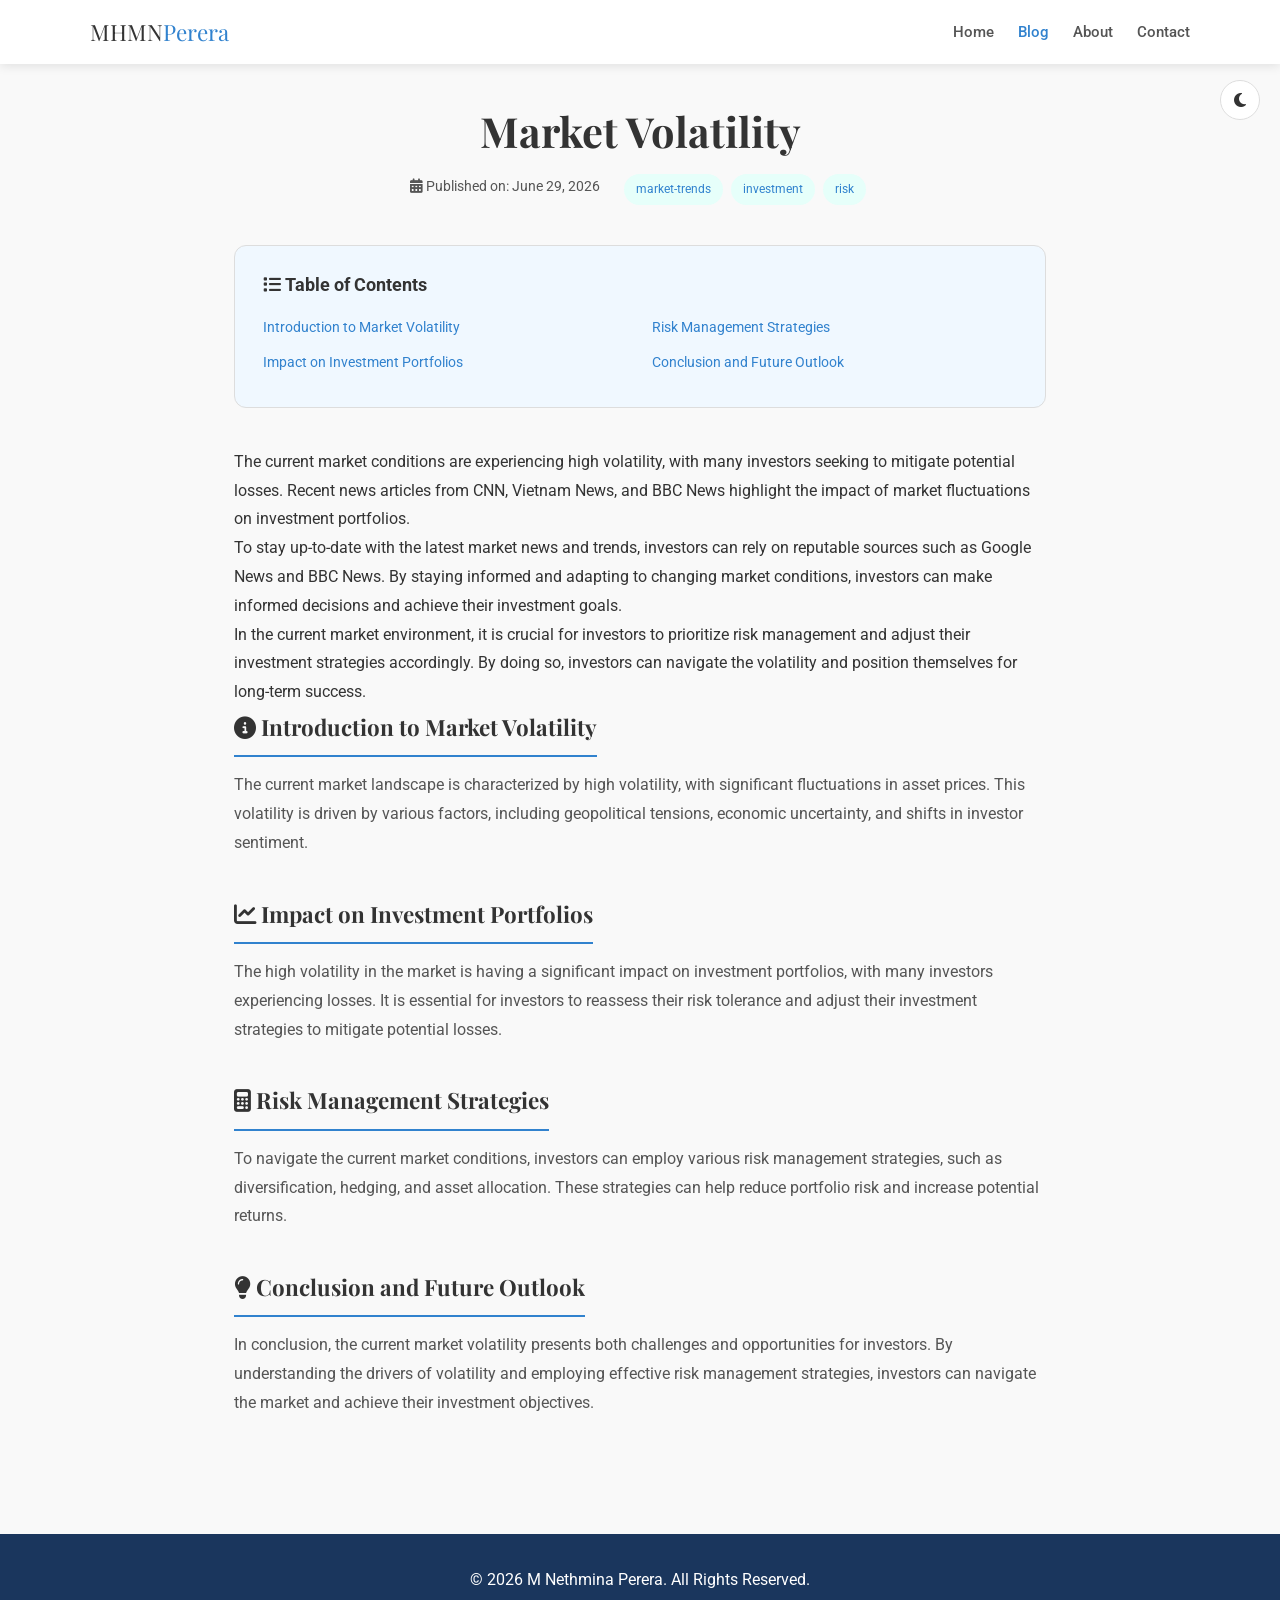
<file: blog/market-volatility.html>
<!DOCTYPE html>
<html lang="en" class="light-mode">
<head>
<meta charset="UTF-8">
<meta name="viewport" content="width=device-width, initial-scale=1.0">
<title>Market Volatility | My Portfolio</title>
<link rel="stylesheet" href="https://cdnjs.cloudflare.com/ajax/libs/font-awesome/6.4.0/css/all.min.css">
<link href="https://fonts.googleapis.com/css2?family=Playfair+Display:wght@400;700&family=Roboto:wght@300;400;500;700&display=swap" rel="stylesheet">
<style>
:root {
    --bg-primary: #1a202c; --bg-secondary: #2d3748; --text-primary: #e2e8f0;
    --text-secondary: #a0aec0; --accent-primary: #4299e1; --accent-secondary: #3182ce;
    --accent-highlight: #63b3ed; --border-color: #4a5568; --card-shadow: 0 2px 15px rgba(0,0,0,0.2);
    --header-bg: #2d3748; --header-shadow: 0 2px 10px rgba(0,0,0,0.3);
    --footer-bg: #1a202c; --footer-text: #e2e8f0; --toc-bg: #2d3748;
    --example-bg: #3a4a5e; --key-points-bg: #2c4a52; --table-header-bg: #3182ce;
    --table-header-text: #e2e8f0; --table-row-even: #3a4a5e; --table-row-hover: #2c4a52;
    --code-bg: #2d3748; --back-to-top-bg: #4299e1; --back-to-top-hover: #3182ce;
    --category-bg: #2c4a52; --category-text: #63b3ed; --comment-bg: #2d3748;
    --comment-border: #4a5568; --comment-highlight: #2c4a52; --button-primary: #4299e1;
    --button-hover: #3182ce; --button-text: #1a202c; --reference-bg: #2d3748;
    --reference-border: #4a5568;
}
.light-mode {
    --bg-primary: #f9f9f9; --bg-secondary: #ffffff; --text-primary: #333333;
    --text-secondary: #555555; --accent-primary: #3182ce; --accent-secondary: #4299e1;
    --accent-highlight: #63b3ed; --border-color: #dddddd; --card-shadow: 0 4px 6px rgba(0,0,0,0.1);
    --header-bg: #ffffff; --header-shadow: 0 2px 10px rgba(0,0,0,0.1);
    --footer-bg: #1a365d; --footer-text: #ffffff; --toc-bg: #f0f8ff;
    --example-bg: #f8f9fa; --key-points-bg: #e6fffa; --table-header-bg: #3182ce;
    --table-header-text: #ffffff; --table-row-even: #f2f2f2; --table-row-hover: #e6fffa;
    --code-bg: #f5f5f5; --back-to-top-bg: #4299e1; --back-to-top-hover: #3182ce;
    --category-bg: #e6fffa; --category-text: #3182ce; --comment-bg: #f8f9fa;
    --comment-border: #e2e8f0; --comment-highlight: #e6fffa; --button-primary: #4299e1;
    --button-hover: #3182ce; --button-text: #ffffff;
}
* { margin:0; padding:0; box-sizing:border-box; }
body { font-family:'Roboto',sans-serif; background:var(--bg-primary); color:var(--text-primary); line-height:1.8; }
a { color:var(--accent-primary); text-decoration:none; }
a:hover { color:var(--accent-highlight); }
.progress-container { position:fixed; top:0; left:0; width:100%; height:4px; z-index:1000; background:transparent; }
.progress-bar { height:100%; width:0%; background:linear-gradient(90deg,var(--accent-primary),var(--accent-highlight)); transition:width .2s; }
header { background:var(--header-bg); box-shadow:var(--header-shadow); position:sticky; top:0; z-index:100; padding:0 24px; }
nav { max-width:1100px; margin:0 auto; display:flex; justify-content:space-between; align-items:center; height:64px; }
.logo a { font-family:'Playfair Display',serif; font-size:1.4rem; color:var(--text-primary); }
.logo span { color:var(--accent-primary); }
nav ul { display:flex; list-style:none; gap:24px; }
nav ul li a { color:var(--text-secondary); font-weight:500; font-size:.92rem; transition:color .3s; }
nav ul li a:hover, nav ul li a.active { color:var(--accent-primary); }
.mobile-menu-toggle { display:none; background:none; border:none; color:var(--text-primary); font-size:1.4rem; cursor:pointer; }
.blog-content { max-width:860px; margin:0 auto; padding:40px 24px 80px; }
.article-header { text-align:center; margin-bottom:40px; }
.article-header h1 { font-family:'Playfair Display',serif; font-size:clamp(1.8rem,4vw,2.6rem); margin-bottom:16px; line-height:1.3; }
.post-meta { color:var(--text-secondary); font-size:.9rem; display:flex; justify-content:center; gap:20px; flex-wrap:wrap; }
.post-meta .categories a { display:inline-block; padding:4px 12px; border-radius:50px; background:var(--category-bg); color:var(--category-text); font-size:.78rem; margin:0 4px; }
.toc { background:var(--toc-bg); border-radius:12px; padding:24px 28px; margin-bottom:40px; border:1px solid var(--border-color); }
.toc h2 { font-size:1.1rem; margin-bottom:12px; }
.toc ul { list-style:none; padding-left:0; columns:2; column-gap:24px; }
.toc ul li { margin-bottom:6px; }
.toc ul li a { font-size:.9rem; }
section { margin-bottom:36px; }
section h2 { font-family:'Playfair Display',serif; font-size:1.4rem; margin-bottom:14px; padding-bottom:8px; border-bottom:2px solid var(--accent-primary); display:inline-block; }
section p { color:var(--text-secondary); margin-bottom:14px; }
.example { background:var(--example-bg); border-left:4px solid var(--accent-primary); padding:16px 20px; border-radius:0 8px 8px 0; margin:16px 0; }
.key-points { background:var(--key-points-bg); border-radius:8px; padding:16px 20px; margin:16px 0; }
.key-points ul { padding-left:20px; }
.key-points li { margin-bottom:4px; }
footer { background:var(--footer-bg); color:var(--footer-text); text-align:center; padding:32px 24px; }
.back-to-top { position:fixed; bottom:24px; right:24px; width:44px; height:44px; border-radius:50%; background:var(--back-to-top-bg); color:#fff; display:flex; align-items:center; justify-content:center; font-size:1.2rem; transition:all .3s; opacity:0; visibility:hidden; }
.back-to-top.visible { opacity:1; visibility:visible; }
.back-to-top:hover { background:var(--back-to-top-hover); transform:translateY(-3px); }
@media(max-width:768px) { .toc ul { columns:1; } nav ul { display:none; } .mobile-menu-toggle { display:block; } nav ul.active { display:flex; flex-direction:column; position:absolute; top:64px; left:0; width:100%; background:var(--header-bg); padding:20px 24px; gap:12px; } }
</style>
</head>
<body>
<div class="progress-container"><div class="progress-bar" id="progressBar"></div></div>

<header>
    <nav>
        <div class="logo"><a href="../index.html">MHMN<span>Perera</span></a></div>
        <button class="mobile-menu-toggle" id="mobileMenuToggle"><i class="fas fa-bars"></i></button>
        <ul id="navLinks">
            <li><a href="../index.html">Home</a></li>
            <li><a href="../blog.html" class="active">Blog</a></li>
            <li><a href="../index.html#about">About</a></li>
            <li><a href="../index.html#contact">Contact</a></li>
        </ul>
    </nav>
</header>

<main class="blog-content">
    <article>
        <div class="article-header">
            <h1>Market Volatility</h1>
            <div class="post-meta">
                <span class="date"><i class="fas fa-calendar-alt"></i> Published on: <time datetime="2026-06-29">June 29, 2026</time></span>
                <span class="categories"><a href="#">market-trends</a><a href="#">investment</a><a href="#">risk</a></span>
            </div>
        </div>

        <div class="toc">
            <h2><i class="fas fa-list"></i> Table of Contents</h2>
            <ul><li><a href="#introduction-to-market-volatility">Introduction to Market Volatility</a></li><li><a href="#impact-on-investment-portfolios">Impact on Investment Portfolios</a></li><li><a href="#risk-management-strategies">Risk Management Strategies</a></li><li><a href="#conclusion-and-future-outlook">Conclusion and Future Outlook</a></li></ul>
        </div>

        <p>The current market conditions are experiencing high volatility, with many investors seeking to mitigate potential losses. Recent news articles from CNN, Vietnam News, and BBC News highlight the impact of market fluctuations on investment portfolios.</p><p>To stay up-to-date with the latest market news and trends, investors can rely on reputable sources such as Google News and BBC News. By staying informed and adapting to changing market conditions, investors can make informed decisions and achieve their investment goals.</p><p>In the current market environment, it is crucial for investors to prioritize risk management and adjust their investment strategies accordingly. By doing so, investors can navigate the volatility and position themselves for long-term success.</p>

        
        <section id="introduction-to-market-volatility">
            <h2><i class="fas fa-info-circle"></i> Introduction to Market Volatility</h2>
            <p>The current market landscape is characterized by high volatility, with significant fluctuations in asset prices. This volatility is driven by various factors, including geopolitical tensions, economic uncertainty, and shifts in investor sentiment.</p>
        </section>
        <section id="impact-on-investment-portfolios">
            <h2><i class="fas fa-chart-line"></i> Impact on Investment Portfolios</h2>
            <p>The high volatility in the market is having a significant impact on investment portfolios, with many investors experiencing losses. It is essential for investors to reassess their risk tolerance and adjust their investment strategies to mitigate potential losses.</p>
        </section>
        <section id="risk-management-strategies">
            <h2><i class="fas fa-calculator"></i> Risk Management Strategies</h2>
            <p>To navigate the current market conditions, investors can employ various risk management strategies, such as diversification, hedging, and asset allocation. These strategies can help reduce portfolio risk and increase potential returns.</p>
        </section>
        <section id="conclusion-and-future-outlook">
            <h2><i class="fas fa-lightbulb"></i> Conclusion and Future Outlook</h2>
            <p>In conclusion, the current market volatility presents both challenges and opportunities for investors. By understanding the drivers of volatility and employing effective risk management strategies, investors can navigate the market and achieve their investment objectives.</p>
        </section>

    </article>
</main>

<div class="theme-toggle" style="position:fixed;top:80px;right:20px;z-index:100;background:var(--bg-secondary);border:1px solid var(--border-color);border-radius:50%;width:40px;height:40px;display:flex;align-items:center;justify-content:center;cursor:pointer;" id="themeToggle">
    <i class="fas fa-moon"></i>
</div>

<a href="#" class="back-to-top" id="backToTop"><i class="fas fa-arrow-up"></i></a>

<footer><p>&copy; 2026 M Nethmina Perera. All Rights Reserved.</p></footer>

<script>
document.getElementById('mobileMenuToggle')?.addEventListener('click',()=>{document.getElementById('navLinks').classList.toggle('active');});
window.addEventListener('scroll',()=>{const b=document.getElementById('backToTop');if(b){b.classList.toggle('visible',window.scrollY>400);}});
document.getElementById('backToTop')?.addEventListener('click',e=>{e.preventDefault();window.scrollTo({top:0,behavior:'smooth'});});
const bar=document.getElementById('progressBar');if(bar){window.addEventListener('scroll',()=>{const h=document.documentElement;const p=(h.scrollTop/(h.scrollHeight-h.clientHeight))*100;bar.style.width=p+'%';});}
const toggle=document.getElementById('themeToggle');if(toggle){const html=document.documentElement;const icon=toggle.querySelector('i');if(localStorage.getItem('theme')==='light'){html.classList.add('light-mode');if(icon)icon.className='fas fa-sun';}toggle.addEventListener('click',()=>{html.classList.toggle('light-mode');const isLight=html.classList.contains('light-mode');localStorage.setItem('theme',isLight?'light':'dark');if(icon)icon.className=isLight?'fas fa-sun':'fas fa-moon';});}
</script>
</body>
</html>
</file>
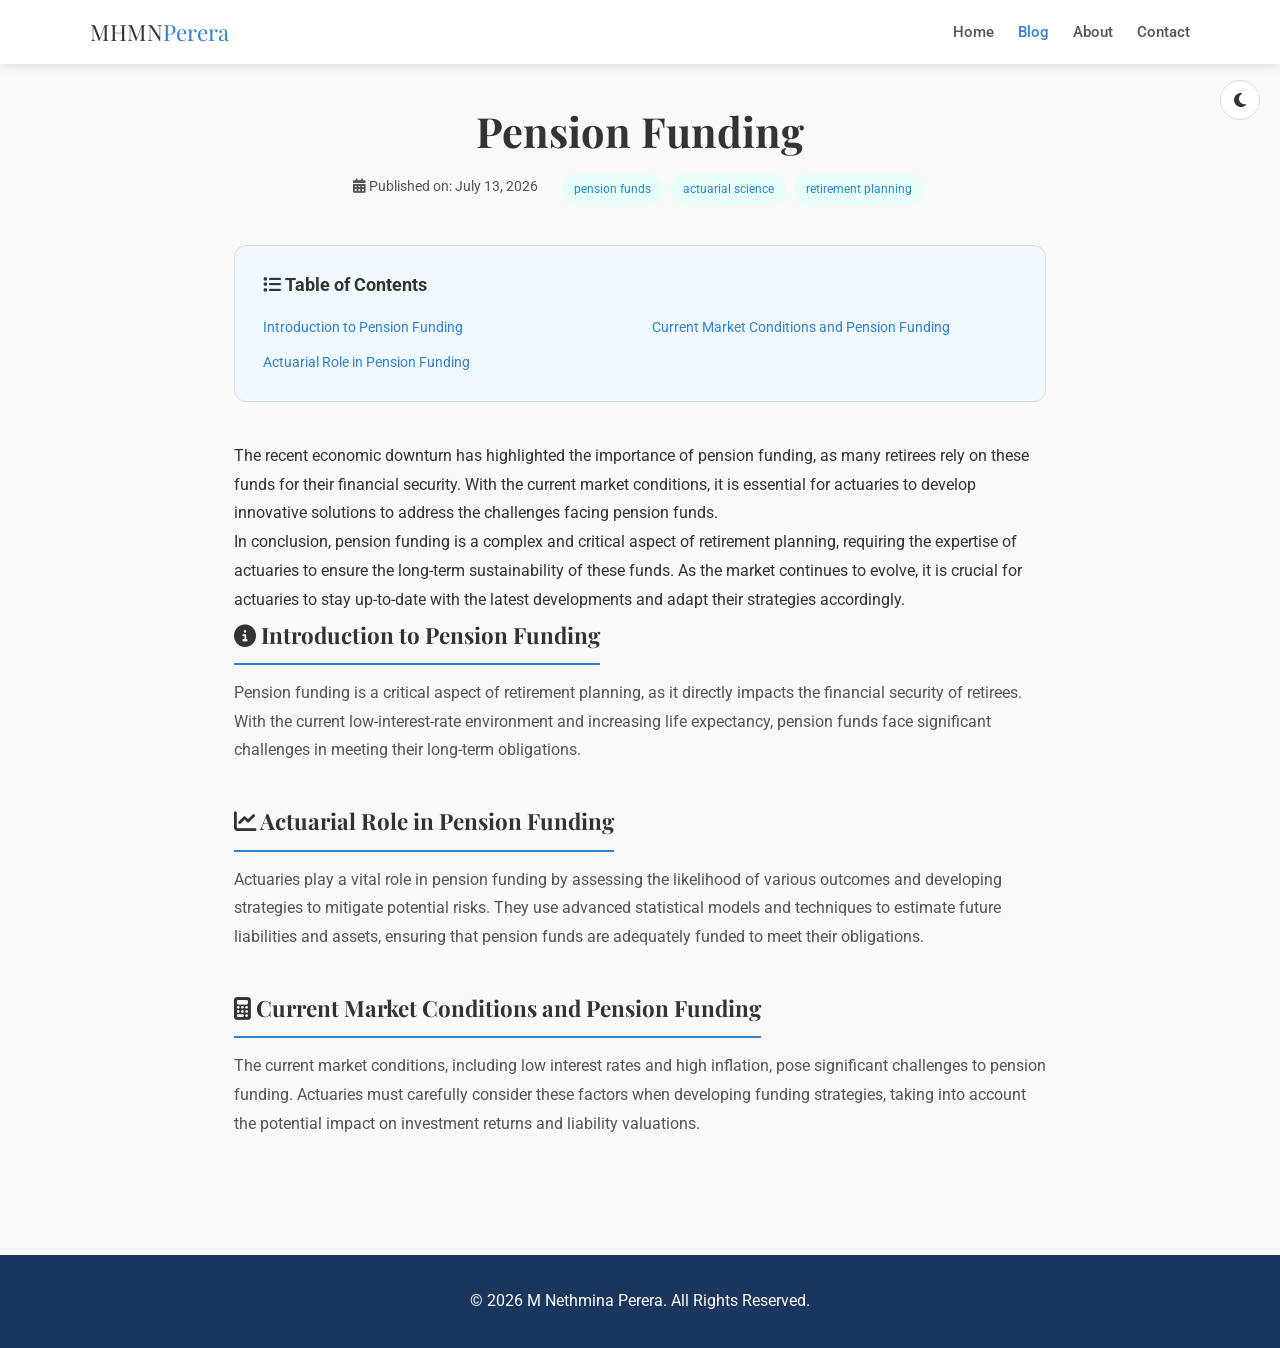
<file: blog/pension-funding-challenges.html>
<!DOCTYPE html>
<html lang="en" class="light-mode">
<head>
<meta charset="UTF-8">
<meta name="viewport" content="width=device-width, initial-scale=1.0">
<title>Pension Funding | My Portfolio</title>
<link rel="stylesheet" href="https://cdnjs.cloudflare.com/ajax/libs/font-awesome/6.4.0/css/all.min.css">
<link href="https://fonts.googleapis.com/css2?family=Playfair+Display:wght@400;700&family=Roboto:wght@300;400;500;700&display=swap" rel="stylesheet">
<style>
:root {
    --bg-primary: #1a202c; --bg-secondary: #2d3748; --text-primary: #e2e8f0;
    --text-secondary: #a0aec0; --accent-primary: #4299e1; --accent-secondary: #3182ce;
    --accent-highlight: #63b3ed; --border-color: #4a5568; --card-shadow: 0 2px 15px rgba(0,0,0,0.2);
    --header-bg: #2d3748; --header-shadow: 0 2px 10px rgba(0,0,0,0.3);
    --footer-bg: #1a202c; --footer-text: #e2e8f0; --toc-bg: #2d3748;
    --example-bg: #3a4a5e; --key-points-bg: #2c4a52; --table-header-bg: #3182ce;
    --table-header-text: #e2e8f0; --table-row-even: #3a4a5e; --table-row-hover: #2c4a52;
    --code-bg: #2d3748; --back-to-top-bg: #4299e1; --back-to-top-hover: #3182ce;
    --category-bg: #2c4a52; --category-text: #63b3ed; --comment-bg: #2d3748;
    --comment-border: #4a5568; --comment-highlight: #2c4a52; --button-primary: #4299e1;
    --button-hover: #3182ce; --button-text: #1a202c; --reference-bg: #2d3748;
    --reference-border: #4a5568;
}
.light-mode {
    --bg-primary: #f9f9f9; --bg-secondary: #ffffff; --text-primary: #333333;
    --text-secondary: #555555; --accent-primary: #3182ce; --accent-secondary: #4299e1;
    --accent-highlight: #63b3ed; --border-color: #dddddd; --card-shadow: 0 4px 6px rgba(0,0,0,0.1);
    --header-bg: #ffffff; --header-shadow: 0 2px 10px rgba(0,0,0,0.1);
    --footer-bg: #1a365d; --footer-text: #ffffff; --toc-bg: #f0f8ff;
    --example-bg: #f8f9fa; --key-points-bg: #e6fffa; --table-header-bg: #3182ce;
    --table-header-text: #ffffff; --table-row-even: #f2f2f2; --table-row-hover: #e6fffa;
    --code-bg: #f5f5f5; --back-to-top-bg: #4299e1; --back-to-top-hover: #3182ce;
    --category-bg: #e6fffa; --category-text: #3182ce; --comment-bg: #f8f9fa;
    --comment-border: #e2e8f0; --comment-highlight: #e6fffa; --button-primary: #4299e1;
    --button-hover: #3182ce; --button-text: #ffffff;
}
* { margin:0; padding:0; box-sizing:border-box; }
body { font-family:'Roboto',sans-serif; background:var(--bg-primary); color:var(--text-primary); line-height:1.8; }
a { color:var(--accent-primary); text-decoration:none; }
a:hover { color:var(--accent-highlight); }
.progress-container { position:fixed; top:0; left:0; width:100%; height:4px; z-index:1000; background:transparent; }
.progress-bar { height:100%; width:0%; background:linear-gradient(90deg,var(--accent-primary),var(--accent-highlight)); transition:width .2s; }
header { background:var(--header-bg); box-shadow:var(--header-shadow); position:sticky; top:0; z-index:100; padding:0 24px; }
nav { max-width:1100px; margin:0 auto; display:flex; justify-content:space-between; align-items:center; height:64px; }
.logo a { font-family:'Playfair Display',serif; font-size:1.4rem; color:var(--text-primary); }
.logo span { color:var(--accent-primary); }
nav ul { display:flex; list-style:none; gap:24px; }
nav ul li a { color:var(--text-secondary); font-weight:500; font-size:.92rem; transition:color .3s; }
nav ul li a:hover, nav ul li a.active { color:var(--accent-primary); }
.mobile-menu-toggle { display:none; background:none; border:none; color:var(--text-primary); font-size:1.4rem; cursor:pointer; }
.blog-content { max-width:860px; margin:0 auto; padding:40px 24px 80px; }
.article-header { text-align:center; margin-bottom:40px; }
.article-header h1 { font-family:'Playfair Display',serif; font-size:clamp(1.8rem,4vw,2.6rem); margin-bottom:16px; line-height:1.3; }
.post-meta { color:var(--text-secondary); font-size:.9rem; display:flex; justify-content:center; gap:20px; flex-wrap:wrap; }
.post-meta .categories a { display:inline-block; padding:4px 12px; border-radius:50px; background:var(--category-bg); color:var(--category-text); font-size:.78rem; margin:0 4px; }
.toc { background:var(--toc-bg); border-radius:12px; padding:24px 28px; margin-bottom:40px; border:1px solid var(--border-color); }
.toc h2 { font-size:1.1rem; margin-bottom:12px; }
.toc ul { list-style:none; padding-left:0; columns:2; column-gap:24px; }
.toc ul li { margin-bottom:6px; }
.toc ul li a { font-size:.9rem; }
section { margin-bottom:36px; }
section h2 { font-family:'Playfair Display',serif; font-size:1.4rem; margin-bottom:14px; padding-bottom:8px; border-bottom:2px solid var(--accent-primary); display:inline-block; }
section p { color:var(--text-secondary); margin-bottom:14px; }
.example { background:var(--example-bg); border-left:4px solid var(--accent-primary); padding:16px 20px; border-radius:0 8px 8px 0; margin:16px 0; }
.key-points { background:var(--key-points-bg); border-radius:8px; padding:16px 20px; margin:16px 0; }
.key-points ul { padding-left:20px; }
.key-points li { margin-bottom:4px; }
footer { background:var(--footer-bg); color:var(--footer-text); text-align:center; padding:32px 24px; }
.back-to-top { position:fixed; bottom:24px; right:24px; width:44px; height:44px; border-radius:50%; background:var(--back-to-top-bg); color:#fff; display:flex; align-items:center; justify-content:center; font-size:1.2rem; transition:all .3s; opacity:0; visibility:hidden; }
.back-to-top.visible { opacity:1; visibility:visible; }
.back-to-top:hover { background:var(--back-to-top-hover); transform:translateY(-3px); }
@media(max-width:768px) { .toc ul { columns:1; } nav ul { display:none; } .mobile-menu-toggle { display:block; } nav ul.active { display:flex; flex-direction:column; position:absolute; top:64px; left:0; width:100%; background:var(--header-bg); padding:20px 24px; gap:12px; } }
</style>
</head>
<body>
<div class="progress-container"><div class="progress-bar" id="progressBar"></div></div>

<header>
    <nav>
        <div class="logo"><a href="../index.html">MHMN<span>Perera</span></a></div>
        <button class="mobile-menu-toggle" id="mobileMenuToggle"><i class="fas fa-bars"></i></button>
        <ul id="navLinks">
            <li><a href="../index.html">Home</a></li>
            <li><a href="../blog.html" class="active">Blog</a></li>
            <li><a href="../index.html#about">About</a></li>
            <li><a href="../index.html#contact">Contact</a></li>
        </ul>
    </nav>
</header>

<main class="blog-content">
    <article>
        <div class="article-header">
            <h1>Pension Funding</h1>
            <div class="post-meta">
                <span class="date"><i class="fas fa-calendar-alt"></i> Published on: <time datetime="2026-07-13">July 13, 2026</time></span>
                <span class="categories"><a href="#">pension funds</a><a href="#">actuarial science</a><a href="#">retirement planning</a></span>
            </div>
        </div>

        <div class="toc">
            <h2><i class="fas fa-list"></i> Table of Contents</h2>
            <ul><li><a href="#introduction-to-pension-funding">Introduction to Pension Funding</a></li><li><a href="#actuarial-role-in-pension-funding">Actuarial Role in Pension Funding</a></li><li><a href="#current-market-conditions-and-pension-funding">Current Market Conditions and Pension Funding</a></li></ul>
        </div>

        <p>The recent economic downturn has highlighted the importance of pension funding, as many retirees rely on these funds for their financial security. With the current market conditions, it is essential for actuaries to develop innovative solutions to address the challenges facing pension funds.</p><p>In conclusion, pension funding is a complex and critical aspect of retirement planning, requiring the expertise of actuaries to ensure the long-term sustainability of these funds. As the market continues to evolve, it is crucial for actuaries to stay up-to-date with the latest developments and adapt their strategies accordingly.</p>

        
        <section id="introduction-to-pension-funding">
            <h2><i class="fas fa-info-circle"></i> Introduction to Pension Funding</h2>
            <p>Pension funding is a critical aspect of retirement planning, as it directly impacts the financial security of retirees. With the current low-interest-rate environment and increasing life expectancy, pension funds face significant challenges in meeting their long-term obligations.</p>
        </section>
        <section id="actuarial-role-in-pension-funding">
            <h2><i class="fas fa-chart-line"></i> Actuarial Role in Pension Funding</h2>
            <p>Actuaries play a vital role in pension funding by assessing the likelihood of various outcomes and developing strategies to mitigate potential risks. They use advanced statistical models and techniques to estimate future liabilities and assets, ensuring that pension funds are adequately funded to meet their obligations.</p>
        </section>
        <section id="current-market-conditions-and-pension-funding">
            <h2><i class="fas fa-calculator"></i> Current Market Conditions and Pension Funding</h2>
            <p>The current market conditions, including low interest rates and high inflation, pose significant challenges to pension funding. Actuaries must carefully consider these factors when developing funding strategies, taking into account the potential impact on investment returns and liability valuations.</p>
        </section>

    </article>
</main>

<div class="theme-toggle" style="position:fixed;top:80px;right:20px;z-index:100;background:var(--bg-secondary);border:1px solid var(--border-color);border-radius:50%;width:40px;height:40px;display:flex;align-items:center;justify-content:center;cursor:pointer;" id="themeToggle">
    <i class="fas fa-moon"></i>
</div>

<a href="#" class="back-to-top" id="backToTop"><i class="fas fa-arrow-up"></i></a>

<footer><p>&copy; 2026 M Nethmina Perera. All Rights Reserved.</p></footer>

<script>
document.getElementById('mobileMenuToggle')?.addEventListener('click',()=>{document.getElementById('navLinks').classList.toggle('active');});
window.addEventListener('scroll',()=>{const b=document.getElementById('backToTop');if(b){b.classList.toggle('visible',window.scrollY>400);}});
document.getElementById('backToTop')?.addEventListener('click',e=>{e.preventDefault();window.scrollTo({top:0,behavior:'smooth'});});
const bar=document.getElementById('progressBar');if(bar){window.addEventListener('scroll',()=>{const h=document.documentElement;const p=(h.scrollTop/(h.scrollHeight-h.clientHeight))*100;bar.style.width=p+'%';});}
const toggle=document.getElementById('themeToggle');if(toggle){const html=document.documentElement;const icon=toggle.querySelector('i');if(localStorage.getItem('theme')==='light'){html.classList.add('light-mode');if(icon)icon.className='fas fa-sun';}toggle.addEventListener('click',()=>{html.classList.toggle('light-mode');const isLight=html.classList.contains('light-mode');localStorage.setItem('theme',isLight?'light':'dark');if(icon)icon.className=isLight?'fas fa-sun':'fas fa-moon';});}
</script>
</body>
</html>
</file>
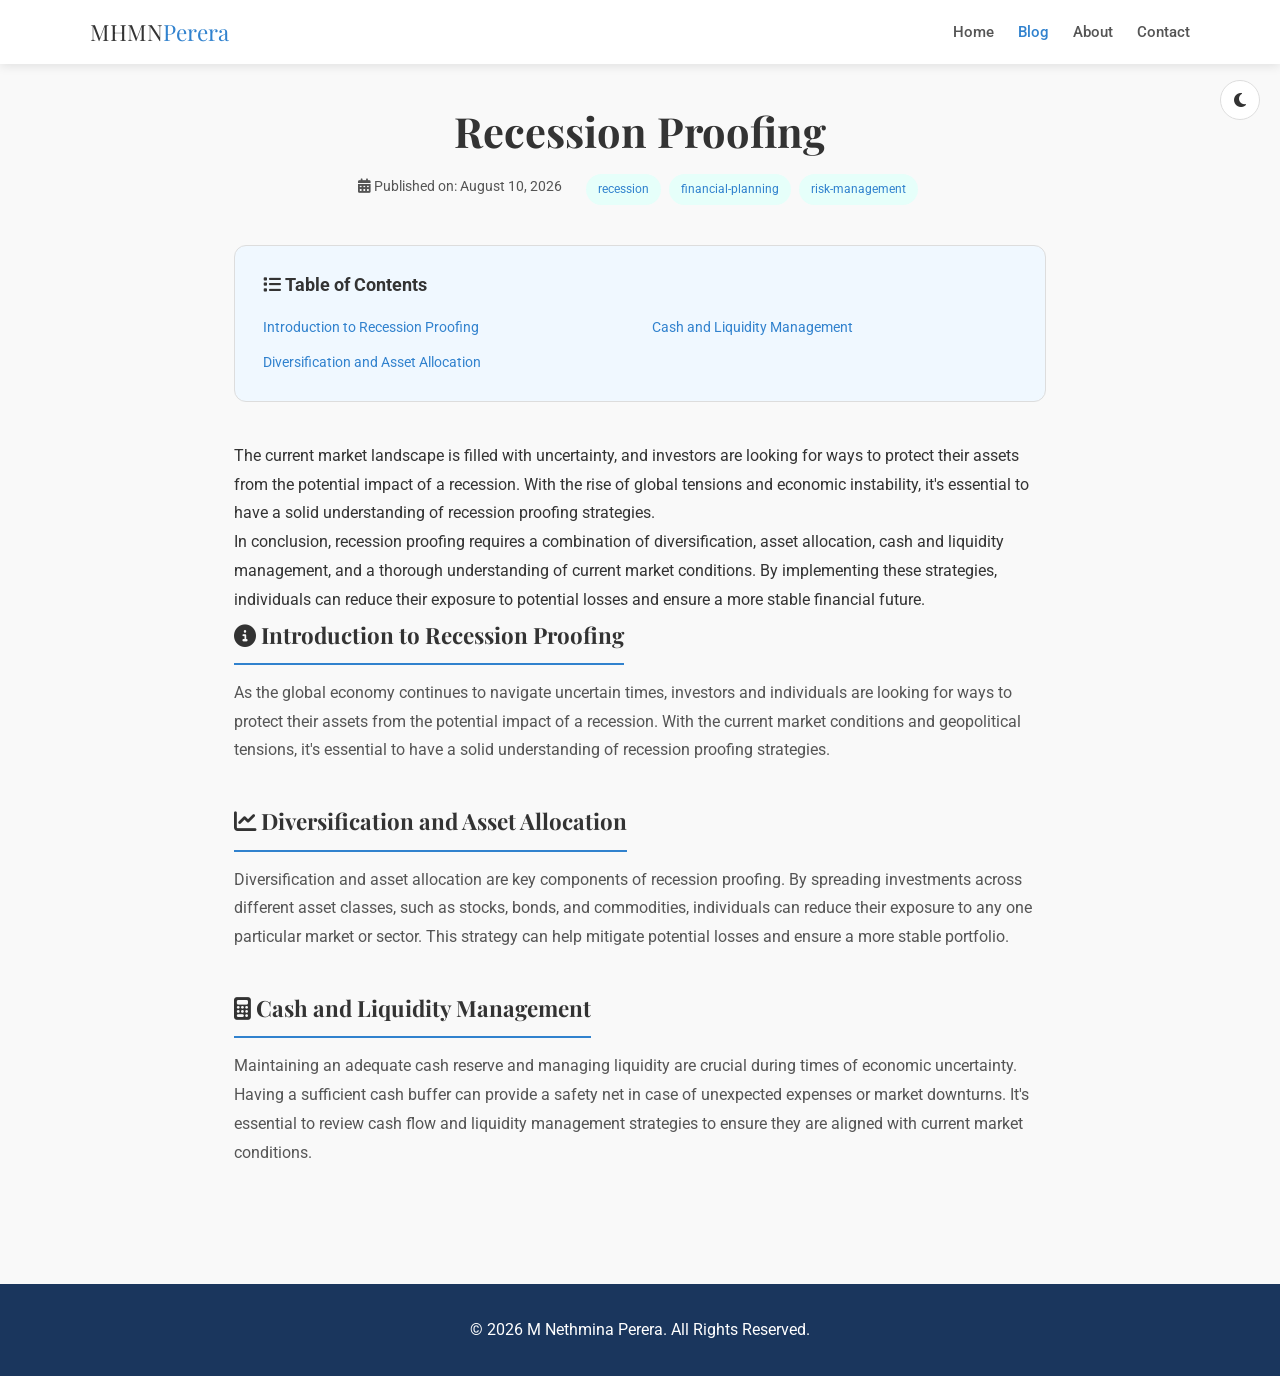
<file: blog/recession-proofing-strategies.html>
<!DOCTYPE html>
<html lang="en" class="light-mode">
<head>
<meta charset="UTF-8">
<meta name="viewport" content="width=device-width, initial-scale=1.0">
<title>Recession Proofing | My Portfolio</title>
<link rel="stylesheet" href="https://cdnjs.cloudflare.com/ajax/libs/font-awesome/6.4.0/css/all.min.css">
<link href="https://fonts.googleapis.com/css2?family=Playfair+Display:wght@400;700&family=Roboto:wght@300;400;500;700&display=swap" rel="stylesheet">
<style>
:root {
    --bg-primary: #1a202c; --bg-secondary: #2d3748; --text-primary: #e2e8f0;
    --text-secondary: #a0aec0; --accent-primary: #4299e1; --accent-secondary: #3182ce;
    --accent-highlight: #63b3ed; --border-color: #4a5568; --card-shadow: 0 2px 15px rgba(0,0,0,0.2);
    --header-bg: #2d3748; --header-shadow: 0 2px 10px rgba(0,0,0,0.3);
    --footer-bg: #1a202c; --footer-text: #e2e8f0; --toc-bg: #2d3748;
    --example-bg: #3a4a5e; --key-points-bg: #2c4a52; --table-header-bg: #3182ce;
    --table-header-text: #e2e8f0; --table-row-even: #3a4a5e; --table-row-hover: #2c4a52;
    --code-bg: #2d3748; --back-to-top-bg: #4299e1; --back-to-top-hover: #3182ce;
    --category-bg: #2c4a52; --category-text: #63b3ed; --comment-bg: #2d3748;
    --comment-border: #4a5568; --comment-highlight: #2c4a52; --button-primary: #4299e1;
    --button-hover: #3182ce; --button-text: #1a202c; --reference-bg: #2d3748;
    --reference-border: #4a5568;
}
.light-mode {
    --bg-primary: #f9f9f9; --bg-secondary: #ffffff; --text-primary: #333333;
    --text-secondary: #555555; --accent-primary: #3182ce; --accent-secondary: #4299e1;
    --accent-highlight: #63b3ed; --border-color: #dddddd; --card-shadow: 0 4px 6px rgba(0,0,0,0.1);
    --header-bg: #ffffff; --header-shadow: 0 2px 10px rgba(0,0,0,0.1);
    --footer-bg: #1a365d; --footer-text: #ffffff; --toc-bg: #f0f8ff;
    --example-bg: #f8f9fa; --key-points-bg: #e6fffa; --table-header-bg: #3182ce;
    --table-header-text: #ffffff; --table-row-even: #f2f2f2; --table-row-hover: #e6fffa;
    --code-bg: #f5f5f5; --back-to-top-bg: #4299e1; --back-to-top-hover: #3182ce;
    --category-bg: #e6fffa; --category-text: #3182ce; --comment-bg: #f8f9fa;
    --comment-border: #e2e8f0; --comment-highlight: #e6fffa; --button-primary: #4299e1;
    --button-hover: #3182ce; --button-text: #ffffff;
}
* { margin:0; padding:0; box-sizing:border-box; }
body { font-family:'Roboto',sans-serif; background:var(--bg-primary); color:var(--text-primary); line-height:1.8; }
a { color:var(--accent-primary); text-decoration:none; }
a:hover { color:var(--accent-highlight); }
.progress-container { position:fixed; top:0; left:0; width:100%; height:4px; z-index:1000; background:transparent; }
.progress-bar { height:100%; width:0%; background:linear-gradient(90deg,var(--accent-primary),var(--accent-highlight)); transition:width .2s; }
header { background:var(--header-bg); box-shadow:var(--header-shadow); position:sticky; top:0; z-index:100; padding:0 24px; }
nav { max-width:1100px; margin:0 auto; display:flex; justify-content:space-between; align-items:center; height:64px; }
.logo a { font-family:'Playfair Display',serif; font-size:1.4rem; color:var(--text-primary); }
.logo span { color:var(--accent-primary); }
nav ul { display:flex; list-style:none; gap:24px; }
nav ul li a { color:var(--text-secondary); font-weight:500; font-size:.92rem; transition:color .3s; }
nav ul li a:hover, nav ul li a.active { color:var(--accent-primary); }
.mobile-menu-toggle { display:none; background:none; border:none; color:var(--text-primary); font-size:1.4rem; cursor:pointer; }
.blog-content { max-width:860px; margin:0 auto; padding:40px 24px 80px; }
.article-header { text-align:center; margin-bottom:40px; }
.article-header h1 { font-family:'Playfair Display',serif; font-size:clamp(1.8rem,4vw,2.6rem); margin-bottom:16px; line-height:1.3; }
.post-meta { color:var(--text-secondary); font-size:.9rem; display:flex; justify-content:center; gap:20px; flex-wrap:wrap; }
.post-meta .categories a { display:inline-block; padding:4px 12px; border-radius:50px; background:var(--category-bg); color:var(--category-text); font-size:.78rem; margin:0 4px; }
.toc { background:var(--toc-bg); border-radius:12px; padding:24px 28px; margin-bottom:40px; border:1px solid var(--border-color); }
.toc h2 { font-size:1.1rem; margin-bottom:12px; }
.toc ul { list-style:none; padding-left:0; columns:2; column-gap:24px; }
.toc ul li { margin-bottom:6px; }
.toc ul li a { font-size:.9rem; }
section { margin-bottom:36px; }
section h2 { font-family:'Playfair Display',serif; font-size:1.4rem; margin-bottom:14px; padding-bottom:8px; border-bottom:2px solid var(--accent-primary); display:inline-block; }
section p { color:var(--text-secondary); margin-bottom:14px; }
.example { background:var(--example-bg); border-left:4px solid var(--accent-primary); padding:16px 20px; border-radius:0 8px 8px 0; margin:16px 0; }
.key-points { background:var(--key-points-bg); border-radius:8px; padding:16px 20px; margin:16px 0; }
.key-points ul { padding-left:20px; }
.key-points li { margin-bottom:4px; }
footer { background:var(--footer-bg); color:var(--footer-text); text-align:center; padding:32px 24px; }
.back-to-top { position:fixed; bottom:24px; right:24px; width:44px; height:44px; border-radius:50%; background:var(--back-to-top-bg); color:#fff; display:flex; align-items:center; justify-content:center; font-size:1.2rem; transition:all .3s; opacity:0; visibility:hidden; }
.back-to-top.visible { opacity:1; visibility:visible; }
.back-to-top:hover { background:var(--back-to-top-hover); transform:translateY(-3px); }
@media(max-width:768px) { .toc ul { columns:1; } nav ul { display:none; } .mobile-menu-toggle { display:block; } nav ul.active { display:flex; flex-direction:column; position:absolute; top:64px; left:0; width:100%; background:var(--header-bg); padding:20px 24px; gap:12px; } }
</style>
</head>
<body>
<div class="progress-container"><div class="progress-bar" id="progressBar"></div></div>

<header>
    <nav>
        <div class="logo"><a href="../index.html">MHMN<span>Perera</span></a></div>
        <button class="mobile-menu-toggle" id="mobileMenuToggle"><i class="fas fa-bars"></i></button>
        <ul id="navLinks">
            <li><a href="../index.html">Home</a></li>
            <li><a href="../blog.html" class="active">Blog</a></li>
            <li><a href="../index.html#about">About</a></li>
            <li><a href="../index.html#contact">Contact</a></li>
        </ul>
    </nav>
</header>

<main class="blog-content">
    <article>
        <div class="article-header">
            <h1>Recession Proofing</h1>
            <div class="post-meta">
                <span class="date"><i class="fas fa-calendar-alt"></i> Published on: <time datetime="2026-08-10">August 10, 2026</time></span>
                <span class="categories"><a href="#">recession</a><a href="#">financial-planning</a><a href="#">risk-management</a></span>
            </div>
        </div>

        <div class="toc">
            <h2><i class="fas fa-list"></i> Table of Contents</h2>
            <ul><li><a href="#introduction-to-recession-proofing">Introduction to Recession Proofing</a></li><li><a href="#diversification-and-asset-allocation">Diversification and Asset Allocation</a></li><li><a href="#cash-and-liquidity-management">Cash and Liquidity Management</a></li></ul>
        </div>

        <p>The current market landscape is filled with uncertainty, and investors are looking for ways to protect their assets from the potential impact of a recession. With the rise of global tensions and economic instability, it's essential to have a solid understanding of recession proofing strategies.</p><p>In conclusion, recession proofing requires a combination of diversification, asset allocation, cash and liquidity management, and a thorough understanding of current market conditions. By implementing these strategies, individuals can reduce their exposure to potential losses and ensure a more stable financial future.</p>

        
        <section id="introduction-to-recession-proofing">
            <h2><i class="fas fa-info-circle"></i> Introduction to Recession Proofing</h2>
            <p>As the global economy continues to navigate uncertain times, investors and individuals are looking for ways to protect their assets from the potential impact of a recession. With the current market conditions and geopolitical tensions, it's essential to have a solid understanding of recession proofing strategies.</p>
        </section>
        <section id="diversification-and-asset-allocation">
            <h2><i class="fas fa-chart-line"></i> Diversification and Asset Allocation</h2>
            <p>Diversification and asset allocation are key components of recession proofing. By spreading investments across different asset classes, such as stocks, bonds, and commodities, individuals can reduce their exposure to any one particular market or sector. This strategy can help mitigate potential losses and ensure a more stable portfolio.</p>
        </section>
        <section id="cash-and-liquidity-management">
            <h2><i class="fas fa-calculator"></i> Cash and Liquidity Management</h2>
            <p>Maintaining an adequate cash reserve and managing liquidity are crucial during times of economic uncertainty. Having a sufficient cash buffer can provide a safety net in case of unexpected expenses or market downturns. It's essential to review cash flow and liquidity management strategies to ensure they are aligned with current market conditions.</p>
        </section>

    </article>
</main>

<div class="theme-toggle" style="position:fixed;top:80px;right:20px;z-index:100;background:var(--bg-secondary);border:1px solid var(--border-color);border-radius:50%;width:40px;height:40px;display:flex;align-items:center;justify-content:center;cursor:pointer;" id="themeToggle">
    <i class="fas fa-moon"></i>
</div>

<a href="#" class="back-to-top" id="backToTop"><i class="fas fa-arrow-up"></i></a>

<footer><p>&copy; 2026 M Nethmina Perera. All Rights Reserved.</p></footer>

<script>
document.getElementById('mobileMenuToggle')?.addEventListener('click',()=>{document.getElementById('navLinks').classList.toggle('active');});
window.addEventListener('scroll',()=>{const b=document.getElementById('backToTop');if(b){b.classList.toggle('visible',window.scrollY>400);}});
document.getElementById('backToTop')?.addEventListener('click',e=>{e.preventDefault();window.scrollTo({top:0,behavior:'smooth'});});
const bar=document.getElementById('progressBar');if(bar){window.addEventListener('scroll',()=>{const h=document.documentElement;const p=(h.scrollTop/(h.scrollHeight-h.clientHeight))*100;bar.style.width=p+'%';});}
const toggle=document.getElementById('themeToggle');if(toggle){const html=document.documentElement;const icon=toggle.querySelector('i');if(localStorage.getItem('theme')==='light'){html.classList.add('light-mode');if(icon)icon.className='fas fa-sun';}toggle.addEventListener('click',()=>{html.classList.toggle('light-mode');const isLight=html.classList.contains('light-mode');localStorage.setItem('theme',isLight?'light':'dark');if(icon)icon.className=isLight?'fas fa-sun':'fas fa-moon';});}
</script>
</body>
</html>
</file>
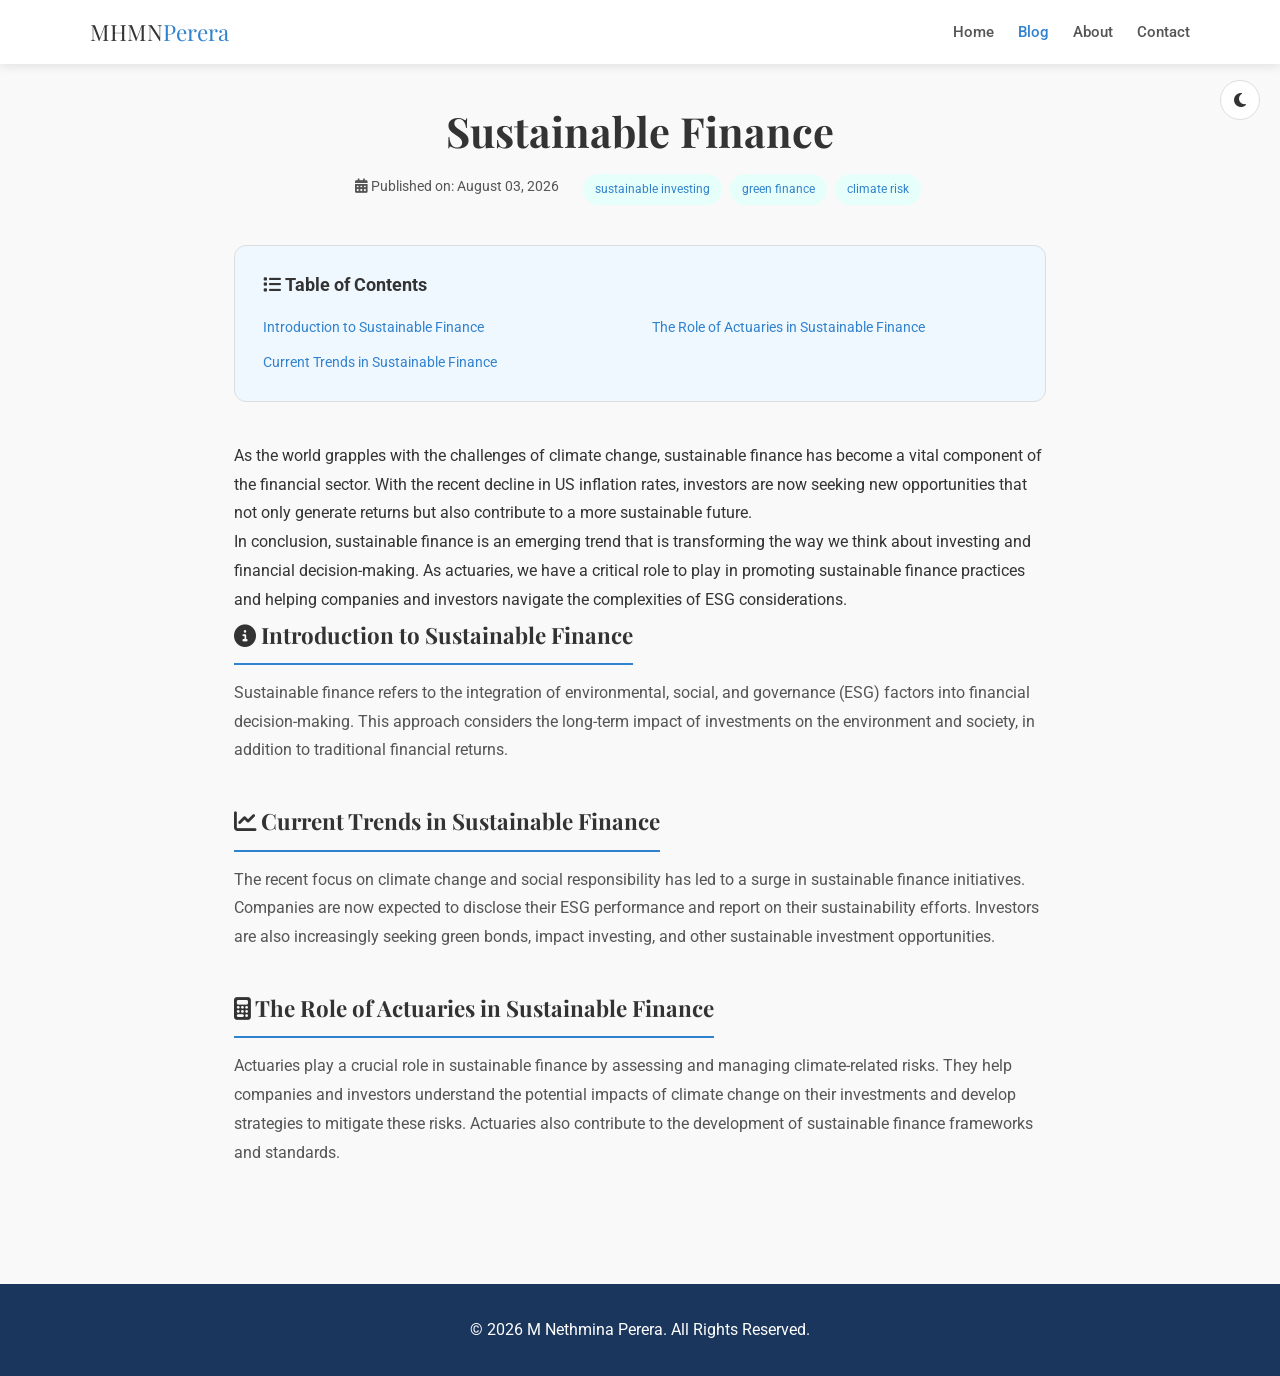
<file: blog/sustainable-finance-trends.html>
<!DOCTYPE html>
<html lang="en" class="light-mode">
<head>
<meta charset="UTF-8">
<meta name="viewport" content="width=device-width, initial-scale=1.0">
<title>Sustainable Finance | My Portfolio</title>
<link rel="stylesheet" href="https://cdnjs.cloudflare.com/ajax/libs/font-awesome/6.4.0/css/all.min.css">
<link href="https://fonts.googleapis.com/css2?family=Playfair+Display:wght@400;700&family=Roboto:wght@300;400;500;700&display=swap" rel="stylesheet">
<style>
:root {
    --bg-primary: #1a202c; --bg-secondary: #2d3748; --text-primary: #e2e8f0;
    --text-secondary: #a0aec0; --accent-primary: #4299e1; --accent-secondary: #3182ce;
    --accent-highlight: #63b3ed; --border-color: #4a5568; --card-shadow: 0 2px 15px rgba(0,0,0,0.2);
    --header-bg: #2d3748; --header-shadow: 0 2px 10px rgba(0,0,0,0.3);
    --footer-bg: #1a202c; --footer-text: #e2e8f0; --toc-bg: #2d3748;
    --example-bg: #3a4a5e; --key-points-bg: #2c4a52; --table-header-bg: #3182ce;
    --table-header-text: #e2e8f0; --table-row-even: #3a4a5e; --table-row-hover: #2c4a52;
    --code-bg: #2d3748; --back-to-top-bg: #4299e1; --back-to-top-hover: #3182ce;
    --category-bg: #2c4a52; --category-text: #63b3ed; --comment-bg: #2d3748;
    --comment-border: #4a5568; --comment-highlight: #2c4a52; --button-primary: #4299e1;
    --button-hover: #3182ce; --button-text: #1a202c; --reference-bg: #2d3748;
    --reference-border: #4a5568;
}
.light-mode {
    --bg-primary: #f9f9f9; --bg-secondary: #ffffff; --text-primary: #333333;
    --text-secondary: #555555; --accent-primary: #3182ce; --accent-secondary: #4299e1;
    --accent-highlight: #63b3ed; --border-color: #dddddd; --card-shadow: 0 4px 6px rgba(0,0,0,0.1);
    --header-bg: #ffffff; --header-shadow: 0 2px 10px rgba(0,0,0,0.1);
    --footer-bg: #1a365d; --footer-text: #ffffff; --toc-bg: #f0f8ff;
    --example-bg: #f8f9fa; --key-points-bg: #e6fffa; --table-header-bg: #3182ce;
    --table-header-text: #ffffff; --table-row-even: #f2f2f2; --table-row-hover: #e6fffa;
    --code-bg: #f5f5f5; --back-to-top-bg: #4299e1; --back-to-top-hover: #3182ce;
    --category-bg: #e6fffa; --category-text: #3182ce; --comment-bg: #f8f9fa;
    --comment-border: #e2e8f0; --comment-highlight: #e6fffa; --button-primary: #4299e1;
    --button-hover: #3182ce; --button-text: #ffffff;
}
* { margin:0; padding:0; box-sizing:border-box; }
body { font-family:'Roboto',sans-serif; background:var(--bg-primary); color:var(--text-primary); line-height:1.8; }
a { color:var(--accent-primary); text-decoration:none; }
a:hover { color:var(--accent-highlight); }
.progress-container { position:fixed; top:0; left:0; width:100%; height:4px; z-index:1000; background:transparent; }
.progress-bar { height:100%; width:0%; background:linear-gradient(90deg,var(--accent-primary),var(--accent-highlight)); transition:width .2s; }
header { background:var(--header-bg); box-shadow:var(--header-shadow); position:sticky; top:0; z-index:100; padding:0 24px; }
nav { max-width:1100px; margin:0 auto; display:flex; justify-content:space-between; align-items:center; height:64px; }
.logo a { font-family:'Playfair Display',serif; font-size:1.4rem; color:var(--text-primary); }
.logo span { color:var(--accent-primary); }
nav ul { display:flex; list-style:none; gap:24px; }
nav ul li a { color:var(--text-secondary); font-weight:500; font-size:.92rem; transition:color .3s; }
nav ul li a:hover, nav ul li a.active { color:var(--accent-primary); }
.mobile-menu-toggle { display:none; background:none; border:none; color:var(--text-primary); font-size:1.4rem; cursor:pointer; }
.blog-content { max-width:860px; margin:0 auto; padding:40px 24px 80px; }
.article-header { text-align:center; margin-bottom:40px; }
.article-header h1 { font-family:'Playfair Display',serif; font-size:clamp(1.8rem,4vw,2.6rem); margin-bottom:16px; line-height:1.3; }
.post-meta { color:var(--text-secondary); font-size:.9rem; display:flex; justify-content:center; gap:20px; flex-wrap:wrap; }
.post-meta .categories a { display:inline-block; padding:4px 12px; border-radius:50px; background:var(--category-bg); color:var(--category-text); font-size:.78rem; margin:0 4px; }
.toc { background:var(--toc-bg); border-radius:12px; padding:24px 28px; margin-bottom:40px; border:1px solid var(--border-color); }
.toc h2 { font-size:1.1rem; margin-bottom:12px; }
.toc ul { list-style:none; padding-left:0; columns:2; column-gap:24px; }
.toc ul li { margin-bottom:6px; }
.toc ul li a { font-size:.9rem; }
section { margin-bottom:36px; }
section h2 { font-family:'Playfair Display',serif; font-size:1.4rem; margin-bottom:14px; padding-bottom:8px; border-bottom:2px solid var(--accent-primary); display:inline-block; }
section p { color:var(--text-secondary); margin-bottom:14px; }
.example { background:var(--example-bg); border-left:4px solid var(--accent-primary); padding:16px 20px; border-radius:0 8px 8px 0; margin:16px 0; }
.key-points { background:var(--key-points-bg); border-radius:8px; padding:16px 20px; margin:16px 0; }
.key-points ul { padding-left:20px; }
.key-points li { margin-bottom:4px; }
footer { background:var(--footer-bg); color:var(--footer-text); text-align:center; padding:32px 24px; }
.back-to-top { position:fixed; bottom:24px; right:24px; width:44px; height:44px; border-radius:50%; background:var(--back-to-top-bg); color:#fff; display:flex; align-items:center; justify-content:center; font-size:1.2rem; transition:all .3s; opacity:0; visibility:hidden; }
.back-to-top.visible { opacity:1; visibility:visible; }
.back-to-top:hover { background:var(--back-to-top-hover); transform:translateY(-3px); }
@media(max-width:768px) { .toc ul { columns:1; } nav ul { display:none; } .mobile-menu-toggle { display:block; } nav ul.active { display:flex; flex-direction:column; position:absolute; top:64px; left:0; width:100%; background:var(--header-bg); padding:20px 24px; gap:12px; } }
</style>
</head>
<body>
<div class="progress-container"><div class="progress-bar" id="progressBar"></div></div>

<header>
    <nav>
        <div class="logo"><a href="../index.html">MHMN<span>Perera</span></a></div>
        <button class="mobile-menu-toggle" id="mobileMenuToggle"><i class="fas fa-bars"></i></button>
        <ul id="navLinks">
            <li><a href="../index.html">Home</a></li>
            <li><a href="../blog.html" class="active">Blog</a></li>
            <li><a href="../index.html#about">About</a></li>
            <li><a href="../index.html#contact">Contact</a></li>
        </ul>
    </nav>
</header>

<main class="blog-content">
    <article>
        <div class="article-header">
            <h1>Sustainable Finance</h1>
            <div class="post-meta">
                <span class="date"><i class="fas fa-calendar-alt"></i> Published on: <time datetime="2026-08-03">August 03, 2026</time></span>
                <span class="categories"><a href="#">sustainable investing</a><a href="#">green finance</a><a href="#">climate risk</a></span>
            </div>
        </div>

        <div class="toc">
            <h2><i class="fas fa-list"></i> Table of Contents</h2>
            <ul><li><a href="#introduction-to-sustainable-finance">Introduction to Sustainable Finance</a></li><li><a href="#current-trends-in-sustainable-finance">Current Trends in Sustainable Finance</a></li><li><a href="#the-role-of-actuaries-in-sustainable-finance">The Role of Actuaries in Sustainable Finance</a></li></ul>
        </div>

        <p>As the world grapples with the challenges of climate change, sustainable finance has become a vital component of the financial sector. With the recent decline in US inflation rates, investors are now seeking new opportunities that not only generate returns but also contribute to a more sustainable future.</p><p>In conclusion, sustainable finance is an emerging trend that is transforming the way we think about investing and financial decision-making. As actuaries, we have a critical role to play in promoting sustainable finance practices and helping companies and investors navigate the complexities of ESG considerations.</p>

        
        <section id="introduction-to-sustainable-finance">
            <h2><i class="fas fa-info-circle"></i> Introduction to Sustainable Finance</h2>
            <p>Sustainable finance refers to the integration of environmental, social, and governance (ESG) factors into financial decision-making. This approach considers the long-term impact of investments on the environment and society, in addition to traditional financial returns.</p>
        </section>
        <section id="current-trends-in-sustainable-finance">
            <h2><i class="fas fa-chart-line"></i> Current Trends in Sustainable Finance</h2>
            <p>The recent focus on climate change and social responsibility has led to a surge in sustainable finance initiatives. Companies are now expected to disclose their ESG performance and report on their sustainability efforts. Investors are also increasingly seeking green bonds, impact investing, and other sustainable investment opportunities.</p>
        </section>
        <section id="the-role-of-actuaries-in-sustainable-finance">
            <h2><i class="fas fa-calculator"></i> The Role of Actuaries in Sustainable Finance</h2>
            <p>Actuaries play a crucial role in sustainable finance by assessing and managing climate-related risks. They help companies and investors understand the potential impacts of climate change on their investments and develop strategies to mitigate these risks. Actuaries also contribute to the development of sustainable finance frameworks and standards.</p>
        </section>

    </article>
</main>

<div class="theme-toggle" style="position:fixed;top:80px;right:20px;z-index:100;background:var(--bg-secondary);border:1px solid var(--border-color);border-radius:50%;width:40px;height:40px;display:flex;align-items:center;justify-content:center;cursor:pointer;" id="themeToggle">
    <i class="fas fa-moon"></i>
</div>

<a href="#" class="back-to-top" id="backToTop"><i class="fas fa-arrow-up"></i></a>

<footer><p>&copy; 2026 M Nethmina Perera. All Rights Reserved.</p></footer>

<script>
document.getElementById('mobileMenuToggle')?.addEventListener('click',()=>{document.getElementById('navLinks').classList.toggle('active');});
window.addEventListener('scroll',()=>{const b=document.getElementById('backToTop');if(b){b.classList.toggle('visible',window.scrollY>400);}});
document.getElementById('backToTop')?.addEventListener('click',e=>{e.preventDefault();window.scrollTo({top:0,behavior:'smooth'});});
const bar=document.getElementById('progressBar');if(bar){window.addEventListener('scroll',()=>{const h=document.documentElement;const p=(h.scrollTop/(h.scrollHeight-h.clientHeight))*100;bar.style.width=p+'%';});}
const toggle=document.getElementById('themeToggle');if(toggle){const html=document.documentElement;const icon=toggle.querySelector('i');if(localStorage.getItem('theme')==='light'){html.classList.add('light-mode');if(icon)icon.className='fas fa-sun';}toggle.addEventListener('click',()=>{html.classList.toggle('light-mode');const isLight=html.classList.contains('light-mode');localStorage.setItem('theme',isLight?'light':'dark');if(icon)icon.className=isLight?'fas fa-sun':'fas fa-moon';});}
</script>
</body>
</html>
</file>
